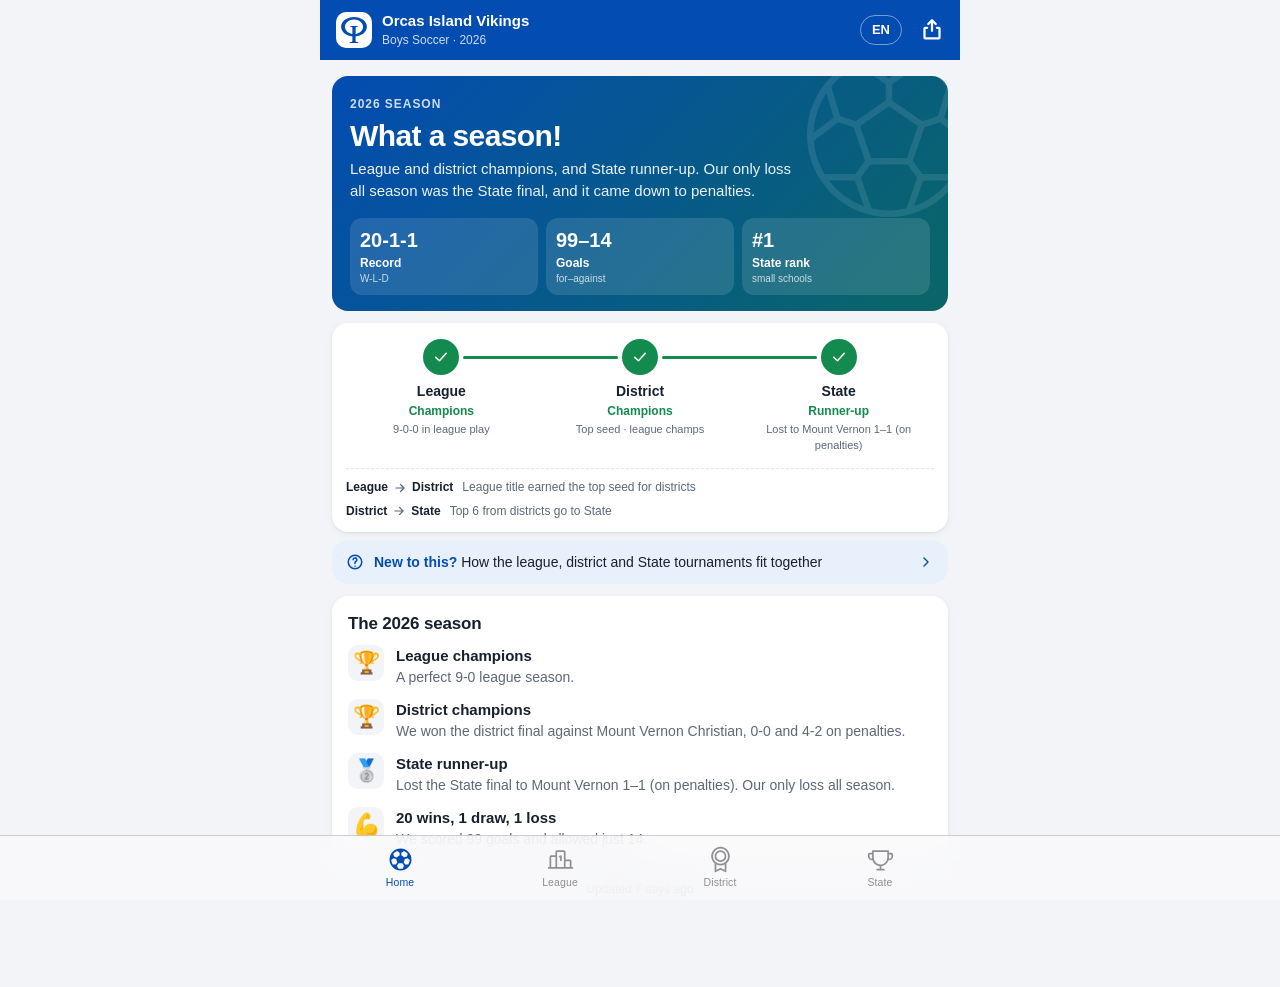
<file: index.html>
<!doctype html>
<html lang="en">
  <head>
    <meta charset="UTF-8" />
    <meta name="viewport" content="width=device-width, initial-scale=1, viewport-fit=cover" />
    <meta name="theme-color" content="#034CB2" />
    <meta name="description" content="Follow Orcas Island Vikings boys soccer through league, districts and State — explained for parents." />
    <link rel="manifest" href="/manifest.webmanifest" />
    <link rel="icon" href="/favicon.png" type="image/png" />
    <link rel="apple-touch-icon" href="/apple-touch-icon.png" />
    <meta name="apple-mobile-web-app-capable" content="yes" />
    <meta name="apple-mobile-web-app-title" content="Vikings" />
    <!-- Link previews when the app is shared (Messages, Facebook, WhatsApp…) -->
    <meta property="og:type" content="website" />
    <meta property="og:site_name" content="Vikings Soccer" />
    <meta property="og:title" content="Orcas Island Vikings Soccer" />
    <meta property="og:description" content="Follow the Vikings through the league, district and State tournaments. Free app, no app store." />
    <meta property="og:url" content="https://govikings.app/" />
    <meta property="og:image" content="https://govikings.app/og-image.png" />
    <meta property="og:image:width" content="1200" />
    <meta property="og:image:height" content="630" />
    <meta name="twitter:card" content="summary_large_image" />
    <title>Home · Vikings Soccer</title>
    <script>
      // Language before first paint (same rule as app/src/i18n.jsx detectLang): a Spanish
      // phone hides the English pre-render until the Spanish page is drawn.
      (function () {
        var l = null, n = navigator;
        try {
          var q = (location.search.match(/[?&]lang=(en|es)\b/) || [])[1];
          l = q || localStorage.getItem('vk_lang');
        } catch (e) {}
        if (l !== 'en' && l !== 'es') {
          var prefs = (n.languages && n.languages.length ? n.languages : [n.language || 'en']);
          l = 'en';
          for (var i = 0; i < prefs.length; i++) { var p = String(prefs[i]).slice(0, 2).toLowerCase(); if (p === 'en' || p === 'es') { l = p; break; } }
        }
        if (l === 'es') { document.documentElement.lang = 'es'; document.documentElement.classList.add('lang-es'); }
      })();
    </script>
    <script>
      // Phones/tablets must use the installed app. Decide before first paint so the
      // site never shows in a browser tab there. Bypass once with ?browser=1.
      (function () {
        var n = navigator, ua = n.userAgent || '';
        var mm = function (q) { return window.matchMedia && window.matchMedia(q).matches; };
        // Preview: ?install=safari or ?install=chrome shows the install screen on any device.
        if (/[?&]install=(safari18|safari27|safari|chrome)\b/.test(location.search)) { document.documentElement.classList.add('needs-install'); return; }
        if (n.standalone === true || mm('(display-mode: standalone)') || mm('(display-mode: fullscreen)') || mm('(display-mode: minimal-ui)')) return;
        if (!(/iPhone|iPad|iPod|Android/.test(ua) || (/Macintosh/.test(ua) && n.maxTouchPoints > 1))) return;
        if (/\/admin\/?$/.test(location.pathname)) return; // the admin dashboard is never gated
        try {
          if (/[?&]browser=1\b/.test(location.search)) localStorage.setItem('vikings-allow-browser', '1');
          if (localStorage.getItem('vikings-allow-browser') === '1') return;
        } catch (e) {}
        document.documentElement.classList.add('needs-install');
        // Android: keep the browser's install prompt for our own Install button.
        window.addEventListener('beforeinstallprompt', function (e) {
          e.preventDefault();
          window.__bip = e;
          window.dispatchEvent(new Event('vikings-bip'));
        });
      })();
    </script>
    <script type="module" crossorigin src="/assets/index-Bb_q2Ely.js"></script>
    <link rel="stylesheet" crossorigin href="/assets/index-lCNea5p6.css">
  </head>
  <body>
    <div id="root"><section class="install" aria-label="Install the Vikings app"><div class="landing"><button type="button" class="lang-toggle" aria-label="Cambiar a español">EN</button><div class="landing-main"><img class="landing-icon" src="/icon-192.png" alt=""/><h1>Vikings app</h1><p>Follow Orcas Island boys soccer through the league, district and State tournaments.</p><div class="landing-perks"><span>Free</span><span>Updates after every game</span></div></div><div class="landing-cta"><button class="landing-button" disabled="">Install app</button></div></div></section><div class="app"><header class="topbar"><div class="topbar-inner"><span class="crest"><svg class="monogram " viewBox="0 0 468 468" fill="currentColor" aria-hidden="true"><path fill-rule="evenodd" d="M234 1C105 1 2 80 2 177s103 176 232 176 232-79 232-176S363 1 234 1Zm0 44c-90 0-163 59-163 132s73 132 163 132 163-59 163-132S324 45 234 45Z"></path><path d="M165 160H303V176C280 176 264 180 263 196V432C264 448 280 452 310 452V466H158V452C188 452 204 448 205 432V196C204 180 188 176 165 176Z"></path></svg></span><div class="topbar-text"><div class="topbar-title">Orcas Island Vikings</div><div class="topbar-sub">Boys Soccer<!-- --> · <!-- -->2026</div></div><button type="button" class="lang-toggle" aria-label="Cambiar a español">EN</button><button type="button" class="share-btn" aria-label="Share the app"><svg xmlns="http://www.w3.org/2000/svg" width="24" height="24" fill="currentColor" viewBox="0 0 256 256"><path d="M220,112v96a20,20,0,0,1-20,20H56a20,20,0,0,1-20-20V112A20,20,0,0,1,56,92H76a12,12,0,0,1,0,24H60v88H196V116H180a12,12,0,0,1,0-24h20A20,20,0,0,1,220,112ZM96.49,72.49,116,53v83a12,12,0,0,0,24,0V53l19.51,19.52a12,12,0,1,0,17-17l-40-40a12,12,0,0,0-17,0l-40,40a12,12,0,1,0,17,17Z"></path></svg></button></div></header><main class="content"><!--$--><section class="hero tone-great"><svg xmlns="http://www.w3.org/2000/svg" width="1em" height="1em" fill="currentColor" viewBox="0 0 256 256" class="hero-ball" aria-hidden="true"><path d="M128,28A100,100,0,1,0,228,128,100.11,100.11,0,0,0,128,28Zm40.87,147.42-11.69-16.09,13.95-40.64,18.93-6.15,29.65,22.74a91.32,91.32,0,0,1-12.9,40.14Zm-81.74,0H49.19a91.32,91.32,0,0,1-12.9-40.14l29.65-22.74,18.93,6.15,13.95,40.64ZM51.69,76.66l8.87,29.92L36,125.39A91.41,91.41,0,0,1,51.69,76.66ZM106.13,156,92.77,117.08,128,92.85l35.23,24.23L149.87,156Zm89.31-49.42,8.87-29.92A91.41,91.41,0,0,1,220,125.39Zm2.87-37.84-10.72,36.19-19,6.16L132,85.9V66.1l32.68-22.46A92.44,92.44,0,0,1,198.31,68.74ZM155.54,40.21,128,59.15,100.46,40.21a92.18,92.18,0,0,1,55.08,0ZM91.32,43.64,124,66.1V85.9L87.36,111.09l-19-6.16L57.69,68.74A92.44,92.44,0,0,1,91.32,43.64ZM54.61,183.42H86.34l11.1,31.36A92.46,92.46,0,0,1,54.61,183.42Zm52.3,34.14-13.27-37.5L105.32,164h45.36l11.68,16.06-13.27,37.5a92.37,92.37,0,0,1-42.18,0Zm51.65-2.78,11.1-31.36h31.73A92.46,92.46,0,0,1,158.56,214.78Z"></path></svg><div class="hero-kicker">2026 season</div><h1 class="hero-title">What a season!</h1><p class="hero-sub">League and district champions, and State runner-up. Our only loss all season was the State final, and it came down to penalties.</p><div class="hero-stats"><div class="stat"><div class="stat-value">20-1-1</div><div class="stat-label">Record</div><div class="stat-sub">W-L-D</div></div><div class="stat"><div class="stat-value">99–14</div><div class="stat-label">Goals</div><div class="stat-sub">for–against</div></div><div class="stat"><div class="stat-value">#1</div><div class="stat-label">State rank</div><div class="stat-sub">small schools</div></div></div></section><section class="card journey" aria-label="Season progress"><div class="journey-track"><div class="journey-step-wrap"><button type="button" class="journey-step done good"><span class="journey-node"><svg class="icon " width="18" height="18" viewBox="0 0 24 24" fill="none" stroke="currentColor" stroke-width="2" stroke-linecap="round" stroke-linejoin="round" aria-hidden="true"><path d="M5 12.5 10 17 19 7"></path></svg></span><span class="journey-name">League</span><span class="journey-badge">Champions</span><span class="journey-detail">9-0-0 in league play</span></button><span class="journey-line lit"></span></div><div class="journey-step-wrap"><button type="button" class="journey-step done good"><span class="journey-node"><svg class="icon " width="18" height="18" viewBox="0 0 24 24" fill="none" stroke="currentColor" stroke-width="2" stroke-linecap="round" stroke-linejoin="round" aria-hidden="true"><path d="M5 12.5 10 17 19 7"></path></svg></span><span class="journey-name">District</span><span class="journey-badge">Champions</span><span class="journey-detail">Top seed · league champs</span></button><span class="journey-line lit"></span></div><div class="journey-step-wrap"><button type="button" class="journey-step done good"><span class="journey-node"><svg class="icon " width="18" height="18" viewBox="0 0 24 24" fill="none" stroke="currentColor" stroke-width="2" stroke-linecap="round" stroke-linejoin="round" aria-hidden="true"><path d="M5 12.5 10 17 19 7"></path></svg></span><span class="journey-name">State</span><span class="journey-badge">Runner-up</span><span class="journey-detail">Lost to Mount Vernon 1–1 (on penalties)</span></button></div></div><ol class="journey-links"><li><span class="journey-link-from">League</span><svg class="icon " width="14" height="14" viewBox="0 0 24 24" fill="none" stroke="currentColor" stroke-width="2" stroke-linecap="round" stroke-linejoin="round" aria-hidden="true"><path d="M5 12h14M13 6l6 6-6 6"></path></svg><span class="journey-link-to">District</span><span class="journey-link-text">League title earned the top seed for districts</span></li><li><span class="journey-link-from">District</span><svg class="icon " width="14" height="14" viewBox="0 0 24 24" fill="none" stroke="currentColor" stroke-width="2" stroke-linecap="round" stroke-linejoin="round" aria-hidden="true"><path d="M5 12h14M13 6l6 6-6 6"></path></svg><span class="journey-link-to">State</span><span class="journey-link-text">Top 6 from districts go to State</span></li></ol></section><a class="newbie" href="/guide/"><svg class="icon " width="18" height="18" viewBox="0 0 24 24" fill="none" stroke="currentColor" stroke-width="2" stroke-linecap="round" stroke-linejoin="round" aria-hidden="true"><path d="M12 21a9 9 0 1 0 0-18 9 9 0 0 0 0 18zM9.5 9a2.5 2.5 0 1 1 3.5 2.3c-.6.3-1 .9-1 1.6V14M12 17.5h.01"></path></svg><span><b>New to this?</b> <!-- -->How the league, district and State tournaments fit together</span><svg class="icon " width="16" height="16" viewBox="0 0 24 24" fill="none" stroke="currentColor" stroke-width="2" stroke-linecap="round" stroke-linejoin="round" aria-hidden="true"><path d="M9 6l6 6-6 6"></path></svg></a><section class="card"><h2 class="card-title">The 2026 season</h2><ul class="insights"><li class="insight"><span class="insight-icon" aria-hidden="true">🏆</span><div><div class="insight-title">League champions</div><div class="insight-text">A perfect 9-0 league season.</div></div></li><li class="insight"><span class="insight-icon" aria-hidden="true">🏆</span><div><div class="insight-title">District champions</div><div class="insight-text">We won the district final against Mount Vernon Christian, 0-0 and 4-2 on penalties.</div></div></li><li class="insight"><span class="insight-icon" aria-hidden="true">🥈</span><div><div class="insight-title">State runner-up</div><div class="insight-text">Lost the State final to Mount Vernon 1–1 (on penalties). Our only loss all season.</div></div></li><li class="insight"><span class="insight-icon" aria-hidden="true">💪</span><div><div class="insight-title">20 wins, 1 draw, 1 loss</div><div class="insight-text">We scored 99 goals and allowed just 14.</div></div></li></ul></section><p class="updated-foot"> </p><!--/$--></main><nav class="tabbar" aria-label="Sections"><a href="/" class="tab active" aria-current="page"><svg xmlns="http://www.w3.org/2000/svg" width="27" height="27" fill="currentColor" viewBox="0 0 256 256" class="tab-icon" aria-hidden="true"><path d="M128,24A104,104,0,1,0,232,128,104.11,104.11,0,0,0,128,24Zm8,39.38,24.79-17.05a88.41,88.41,0,0,1,36.18,27l-8,26.94c-.2,0-.41.1-.61.17l-22.82,7.41a7.59,7.59,0,0,0-1,.4L136,88.62c0-.2,0-.41,0-.62V64C136,63.79,136,63.58,136,63.38ZM95.24,46.33,120,63.38c0,.2,0,.41,0,.62V88c0,.21,0,.42,0,.62L91.44,108.29a7.59,7.59,0,0,0-1-.4l-22.82-7.41c-.2-.07-.41-.12-.61-.17l-8-26.94A88.41,88.41,0,0,1,95.24,46.33Zm-13,129.09H53.9a87.4,87.4,0,0,1-13.79-43.07l22-16.88a5.77,5.77,0,0,0,.58.22l22.83,7.42a7.83,7.83,0,0,0,.93.22l10.79,31.42c-.15.18-.3.36-.44.55L82.7,174.71A7.8,7.8,0,0,0,82.24,175.42ZM150.69,213a88.16,88.16,0,0,1-45.38,0L95.25,184.6c.13-.16.27-.31.39-.48l14.11-19.42a7.66,7.66,0,0,0,.46-.7h35.58a7.66,7.66,0,0,0,.46.7l14.11,19.42c.12.17.26.32.39.48Zm23.07-37.61a7.8,7.8,0,0,0-.46-.71L159.19,155.3c-.14-.19-.29-.37-.44-.55l10.79-31.42a7.83,7.83,0,0,0,.93-.22l22.83-7.42a5.77,5.77,0,0,0,.58-.22l22,16.88a87.4,87.4,0,0,1-13.79,43.07Z"></path></svg><span>Home</span></a><a href="/league/" class="tab"><svg xmlns="http://www.w3.org/2000/svg" width="27" height="27" fill="currentColor" viewBox="0 0 256 256" class="tab-icon" aria-hidden="true"><path d="M112.41,102.53a8,8,0,0,1,5.06-10.12l12-4A8,8,0,0,1,140,96v40a8,8,0,0,1-16,0V107.1l-1.47.49A8,8,0,0,1,112.41,102.53ZM248,208a8,8,0,0,1-8,8H16a8,8,0,0,1,0-16h8V104A16,16,0,0,1,40,88H80V56A16,16,0,0,1,96,40h64a16,16,0,0,1,16,16v72h40a16,16,0,0,1,16,16v56h8A8,8,0,0,1,248,208Zm-72-64v56h40V144ZM96,200h64V56H96Zm-56,0H80V104H40Z"></path></svg><span>League</span></a><a href="/district/" class="tab"><svg xmlns="http://www.w3.org/2000/svg" width="27" height="27" fill="currentColor" viewBox="0 0 256 256" class="tab-icon" aria-hidden="true"><path d="M216,96A88,88,0,1,0,72,163.83V240a8,8,0,0,0,11.58,7.16L128,225l44.43,22.21A8.07,8.07,0,0,0,176,248a8,8,0,0,0,8-8V163.83A87.85,87.85,0,0,0,216,96ZM56,96a72,72,0,1,1,72,72A72.08,72.08,0,0,1,56,96ZM168,227.06l-36.43-18.21a8,8,0,0,0-7.16,0L88,227.06V174.37a87.89,87.89,0,0,0,80,0ZM128,152A56,56,0,1,0,72,96,56.06,56.06,0,0,0,128,152Zm0-96A40,40,0,1,1,88,96,40,40,0,0,1,128,56Z"></path></svg><span>District</span></a><a href="/state/" class="tab"><svg xmlns="http://www.w3.org/2000/svg" width="27" height="27" fill="currentColor" viewBox="0 0 256 256" class="tab-icon" aria-hidden="true"><path d="M232,64H208V48a8,8,0,0,0-8-8H56a8,8,0,0,0-8,8V64H24A16,16,0,0,0,8,80V96a40,40,0,0,0,40,40h3.65A80.13,80.13,0,0,0,120,191.61V216H96a8,8,0,0,0,0,16h64a8,8,0,0,0,0-16H136V191.58c31.94-3.23,58.44-25.64,68.08-55.58H208a40,40,0,0,0,40-40V80A16,16,0,0,0,232,64ZM48,120A24,24,0,0,1,24,96V80H48v32q0,4,.39,8Zm144-8.9c0,35.52-29,64.64-64,64.9a64,64,0,0,1-64-64V56H192ZM232,96a24,24,0,0,1-24,24h-.5a81.81,81.81,0,0,0,.5-8.9V80h24Z"></path></svg><span>State</span></a></nav></div></div>
  </body>
</html>
</file>
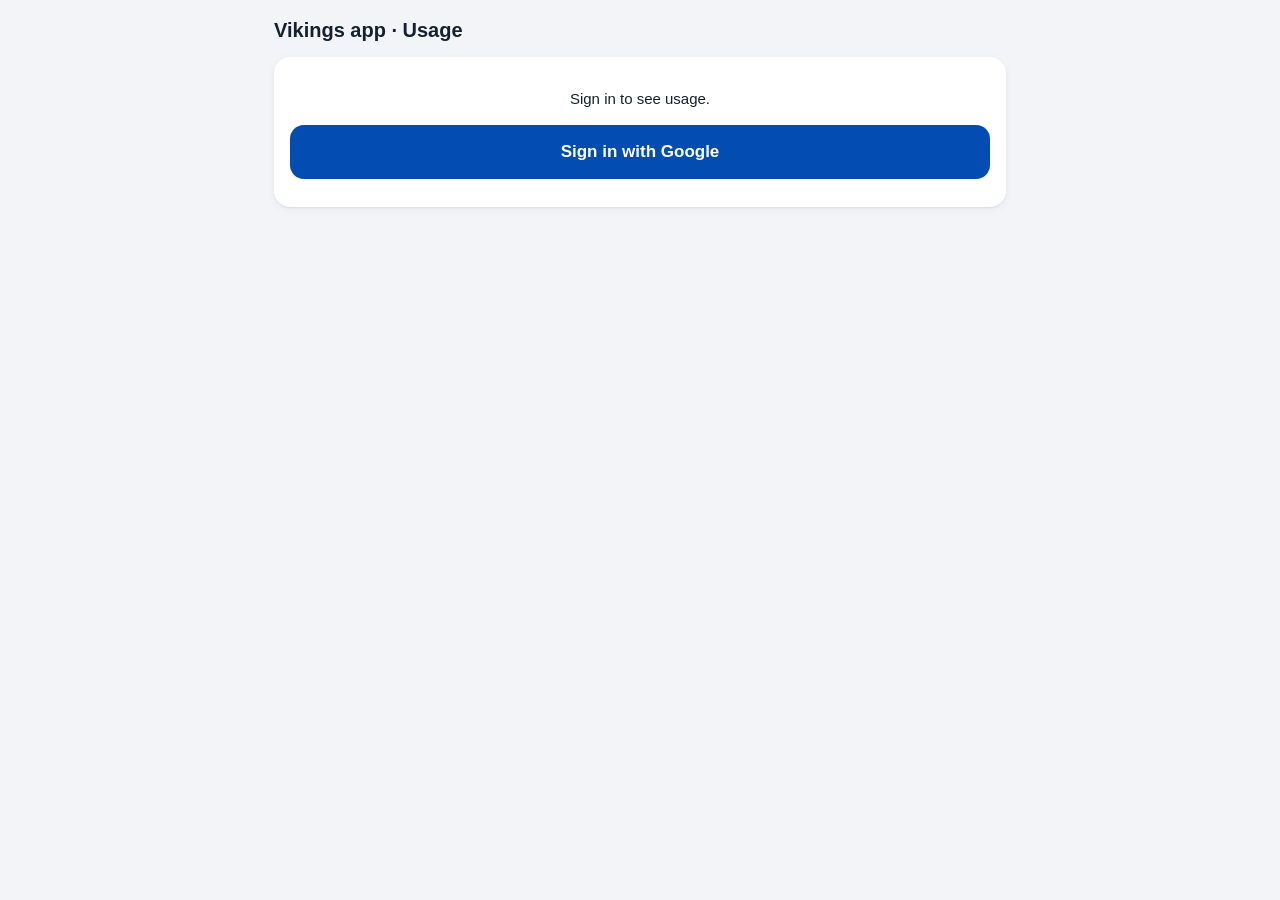
<file: admin/index.html>
<!doctype html>
<html lang="en">
  <head>
    <meta charset="UTF-8" />
    <meta name="viewport" content="width=device-width, initial-scale=1, viewport-fit=cover" />
    <meta name="theme-color" content="#034CB2" />
    <meta name="description" content="Follow Orcas Island Vikings boys soccer through league, districts and State — explained for parents." />
    <link rel="manifest" href="/manifest.webmanifest" />
    <link rel="icon" href="/favicon.png" type="image/png" />
    <link rel="apple-touch-icon" href="/apple-touch-icon.png" />
    <meta name="apple-mobile-web-app-capable" content="yes" />
    <meta name="apple-mobile-web-app-title" content="Vikings" />
    <!-- Link previews when the app is shared (Messages, Facebook, WhatsApp…) -->
    <meta property="og:type" content="website" />
    <meta property="og:site_name" content="Vikings Soccer" />
    <meta property="og:title" content="Orcas Island Vikings Soccer" />
    <meta property="og:description" content="Follow the Vikings through the league, district and State tournaments. Free app, no app store." />
    <meta property="og:url" content="https://govikings.app/" />
    <meta property="og:image" content="https://govikings.app/og-image.png" />
    <meta property="og:image:width" content="1200" />
    <meta property="og:image:height" content="630" />
    <meta name="twitter:card" content="summary_large_image" />
    <title>Admin · Vikings Soccer</title>
    <script>
      // Language before first paint (same rule as app/src/i18n.jsx detectLang): a Spanish
      // phone hides the English pre-render until the Spanish page is drawn.
      (function () {
        var l = null, n = navigator;
        try {
          var q = (location.search.match(/[?&]lang=(en|es)\b/) || [])[1];
          l = q || localStorage.getItem('vk_lang');
        } catch (e) {}
        if (l !== 'en' && l !== 'es') {
          var prefs = (n.languages && n.languages.length ? n.languages : [n.language || 'en']);
          l = 'en';
          for (var i = 0; i < prefs.length; i++) { var p = String(prefs[i]).slice(0, 2).toLowerCase(); if (p === 'en' || p === 'es') { l = p; break; } }
        }
        if (l === 'es') { document.documentElement.lang = 'es'; document.documentElement.classList.add('lang-es'); }
      })();
    </script>
    <script>
      // Phones/tablets must use the installed app. Decide before first paint so the
      // site never shows in a browser tab there. Bypass once with ?browser=1.
      (function () {
        var n = navigator, ua = n.userAgent || '';
        var mm = function (q) { return window.matchMedia && window.matchMedia(q).matches; };
        // Preview: ?install=safari or ?install=chrome shows the install screen on any device.
        if (/[?&]install=(safari18|safari27|safari|chrome)\b/.test(location.search)) { document.documentElement.classList.add('needs-install'); return; }
        if (n.standalone === true || mm('(display-mode: standalone)') || mm('(display-mode: fullscreen)') || mm('(display-mode: minimal-ui)')) return;
        if (!(/iPhone|iPad|iPod|Android/.test(ua) || (/Macintosh/.test(ua) && n.maxTouchPoints > 1))) return;
        if (/\/admin\/?$/.test(location.pathname)) return; // the admin dashboard is never gated
        try {
          if (/[?&]browser=1\b/.test(location.search)) localStorage.setItem('vikings-allow-browser', '1');
          if (localStorage.getItem('vikings-allow-browser') === '1') return;
        } catch (e) {}
        document.documentElement.classList.add('needs-install');
        // Android: keep the browser's install prompt for our own Install button.
        window.addEventListener('beforeinstallprompt', function (e) {
          e.preventDefault();
          window.__bip = e;
          window.dispatchEvent(new Event('vikings-bip'));
        });
      })();
    </script>
    <script type="module" crossorigin src="/assets/index-Bb_q2Ely.js"></script>
    <link rel="stylesheet" crossorigin href="/assets/index-lCNea5p6.css">
  </head>
  <body>
    <div id="root"><!--$!--><template data-msg="The server did not finish this Suspense boundary: The server used &quot;renderToString&quot; which does not support Suspense. If you intended for this Suspense boundary to render the fallback content on the server consider throwing an Error somewhere within the Suspense boundary. If you intended to have the server wait for the suspended component please switch to &quot;renderToPipeableStream&quot; which supports Suspense on the server" data-stck="
    at Suspense
    at App (file:///home/ec2-user/vikings-cron/repo/app/dist-ssr/entry-server.js:14668:16)"></template><div class="admin"></div><!--/$--></div>
  </body>
</html>
</file>
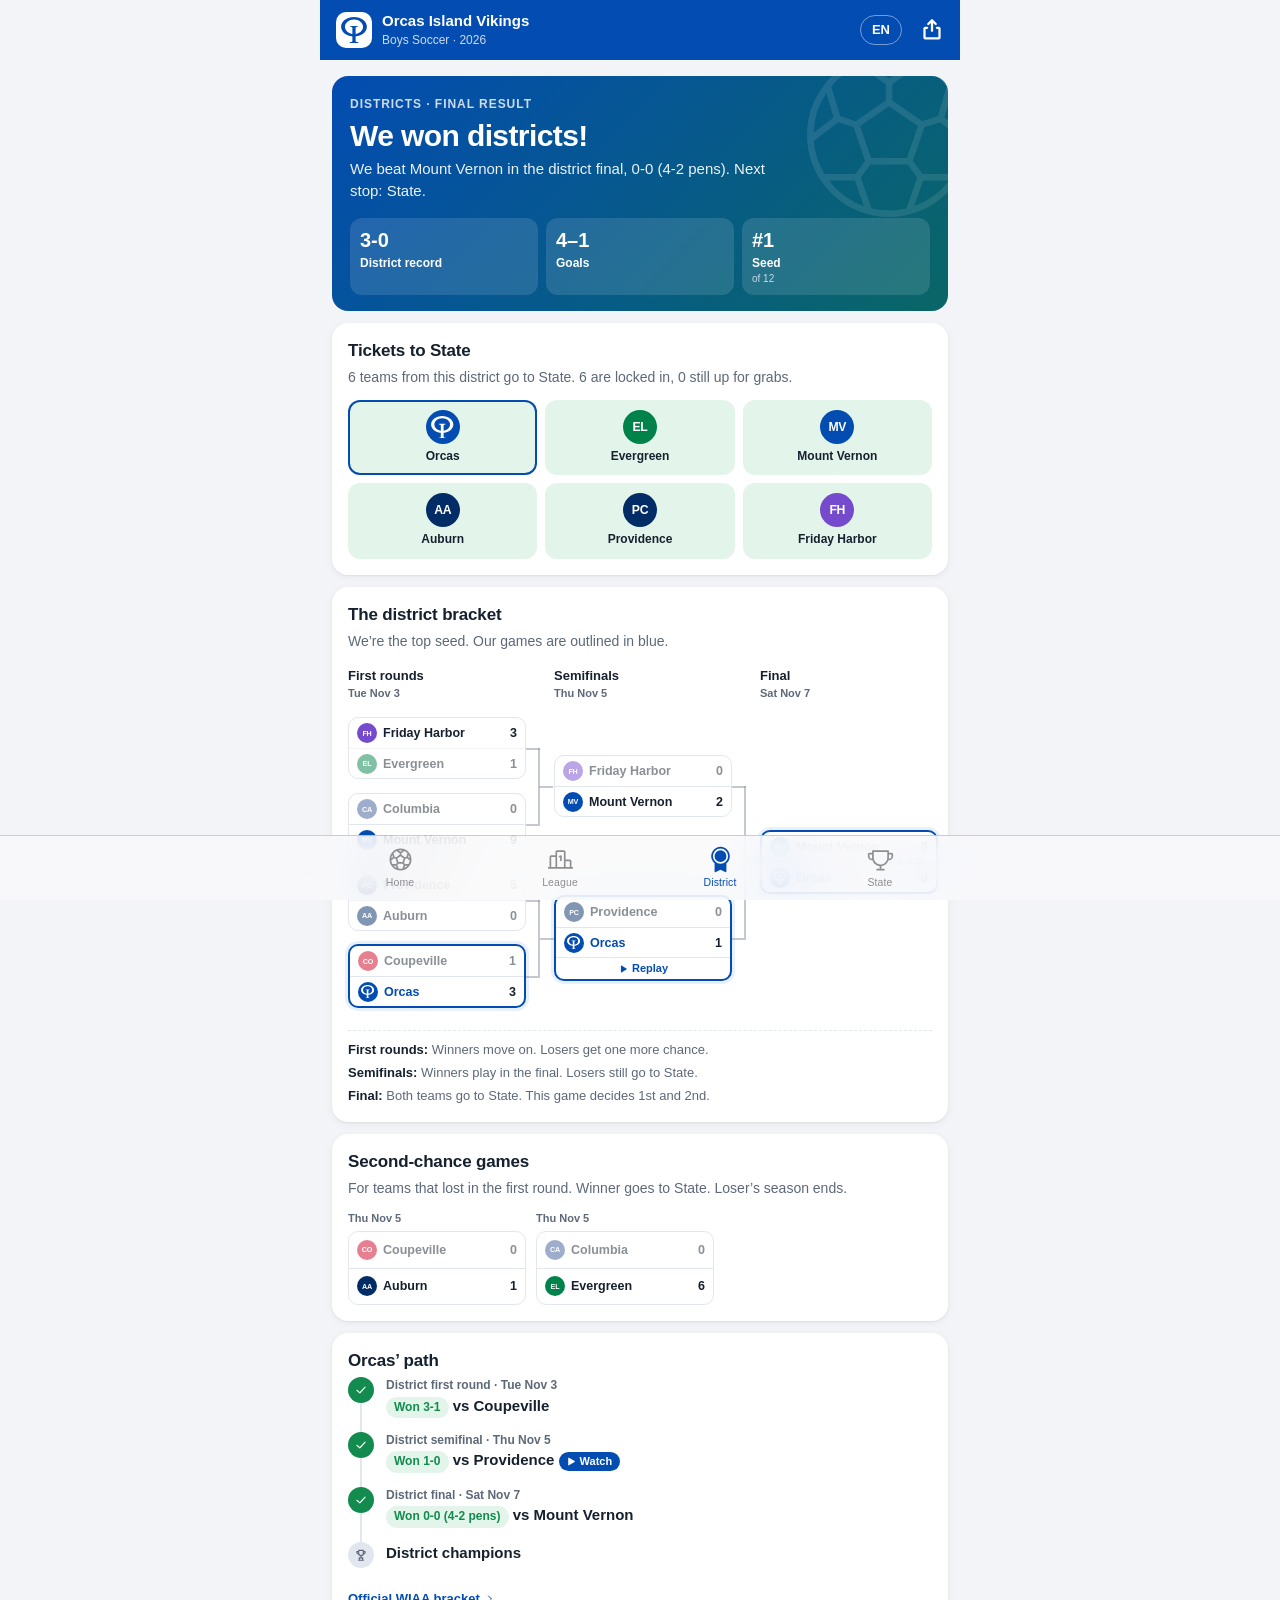
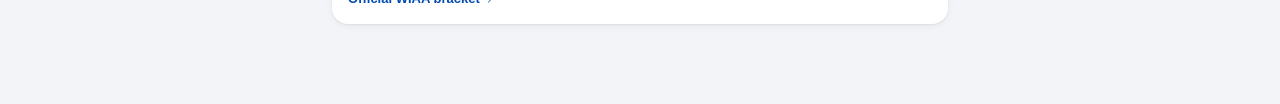
<file: district/index.html>
<!doctype html>
<html lang="en">
  <head>
    <meta charset="UTF-8" />
    <meta name="viewport" content="width=device-width, initial-scale=1, viewport-fit=cover" />
    <meta name="theme-color" content="#034CB2" />
    <meta name="description" content="Follow Orcas Island Vikings boys soccer through league, districts and State — explained for parents." />
    <link rel="manifest" href="/manifest.webmanifest" />
    <link rel="icon" href="/favicon.png" type="image/png" />
    <link rel="apple-touch-icon" href="/apple-touch-icon.png" />
    <meta name="apple-mobile-web-app-capable" content="yes" />
    <meta name="apple-mobile-web-app-title" content="Vikings" />
    <!-- Link previews when the app is shared (Messages, Facebook, WhatsApp…) -->
    <meta property="og:type" content="website" />
    <meta property="og:site_name" content="Vikings Soccer" />
    <meta property="og:title" content="Orcas Island Vikings Soccer" />
    <meta property="og:description" content="Follow the Vikings through the league, district and State tournaments. Free app, no app store." />
    <meta property="og:url" content="https://govikings.app/" />
    <meta property="og:image" content="https://govikings.app/og-image.png" />
    <meta property="og:image:width" content="1200" />
    <meta property="og:image:height" content="630" />
    <meta name="twitter:card" content="summary_large_image" />
    <title>District tournament · Vikings Soccer</title>
    <script>
      // Language before first paint (same rule as app/src/i18n.jsx detectLang): a Spanish
      // phone hides the English pre-render until the Spanish page is drawn.
      (function () {
        var l = null, n = navigator;
        try {
          var q = (location.search.match(/[?&]lang=(en|es)\b/) || [])[1];
          l = q || localStorage.getItem('vk_lang');
        } catch (e) {}
        if (l !== 'en' && l !== 'es') {
          var prefs = (n.languages && n.languages.length ? n.languages : [n.language || 'en']);
          l = 'en';
          for (var i = 0; i < prefs.length; i++) { var p = String(prefs[i]).slice(0, 2).toLowerCase(); if (p === 'en' || p === 'es') { l = p; break; } }
        }
        if (l === 'es') { document.documentElement.lang = 'es'; document.documentElement.classList.add('lang-es'); }
      })();
    </script>
    <script>
      // Phones/tablets must use the installed app. Decide before first paint so the
      // site never shows in a browser tab there. Bypass once with ?browser=1.
      (function () {
        var n = navigator, ua = n.userAgent || '';
        var mm = function (q) { return window.matchMedia && window.matchMedia(q).matches; };
        // Preview: ?install=safari or ?install=chrome shows the install screen on any device.
        if (/[?&]install=(safari18|safari27|safari|chrome)\b/.test(location.search)) { document.documentElement.classList.add('needs-install'); return; }
        if (n.standalone === true || mm('(display-mode: standalone)') || mm('(display-mode: fullscreen)') || mm('(display-mode: minimal-ui)')) return;
        if (!(/iPhone|iPad|iPod|Android/.test(ua) || (/Macintosh/.test(ua) && n.maxTouchPoints > 1))) return;
        if (/\/admin\/?$/.test(location.pathname)) return; // the admin dashboard is never gated
        try {
          if (/[?&]browser=1\b/.test(location.search)) localStorage.setItem('vikings-allow-browser', '1');
          if (localStorage.getItem('vikings-allow-browser') === '1') return;
        } catch (e) {}
        document.documentElement.classList.add('needs-install');
        // Android: keep the browser's install prompt for our own Install button.
        window.addEventListener('beforeinstallprompt', function (e) {
          e.preventDefault();
          window.__bip = e;
          window.dispatchEvent(new Event('vikings-bip'));
        });
      })();
    </script>
    <script type="module" crossorigin src="/assets/index-Bb_q2Ely.js"></script>
    <link rel="stylesheet" crossorigin href="/assets/index-lCNea5p6.css">
  </head>
  <body>
    <div id="root"><section class="install" aria-label="Install the Vikings app"><div class="landing"><button type="button" class="lang-toggle" aria-label="Cambiar a español">EN</button><div class="landing-main"><img class="landing-icon" src="/icon-192.png" alt=""/><h1>Vikings app</h1><p>Follow Orcas Island boys soccer through the league, district and State tournaments.</p><div class="landing-perks"><span>Free</span><span>Updates after every game</span></div></div><div class="landing-cta"><button class="landing-button" disabled="">Install app</button></div></div></section><div class="app"><header class="topbar"><div class="topbar-inner"><span class="crest"><svg class="monogram " viewBox="0 0 468 468" fill="currentColor" aria-hidden="true"><path fill-rule="evenodd" d="M234 1C105 1 2 80 2 177s103 176 232 176 232-79 232-176S363 1 234 1Zm0 44c-90 0-163 59-163 132s73 132 163 132 163-59 163-132S324 45 234 45Z"></path><path d="M165 160H303V176C280 176 264 180 263 196V432C264 448 280 452 310 452V466H158V452C188 452 204 448 205 432V196C204 180 188 176 165 176Z"></path></svg></span><div class="topbar-text"><div class="topbar-title">Orcas Island Vikings</div><div class="topbar-sub">Boys Soccer<!-- --> · <!-- -->2026</div></div><button type="button" class="lang-toggle" aria-label="Cambiar a español">EN</button><button type="button" class="share-btn" aria-label="Share the app"><svg xmlns="http://www.w3.org/2000/svg" width="24" height="24" fill="currentColor" viewBox="0 0 256 256"><path d="M220,112v96a20,20,0,0,1-20,20H56a20,20,0,0,1-20-20V112A20,20,0,0,1,56,92H76a12,12,0,0,1,0,24H60v88H196V116H180a12,12,0,0,1,0-24h20A20,20,0,0,1,220,112ZM96.49,72.49,116,53v83a12,12,0,0,0,24,0V53l19.51,19.52a12,12,0,1,0,17-17l-40-40a12,12,0,0,0-17,0l-40,40a12,12,0,1,0,17,17Z"></path></svg></button></div></header><main class="content"><!--$--><section class="hero tone-great"><svg xmlns="http://www.w3.org/2000/svg" width="1em" height="1em" fill="currentColor" viewBox="0 0 256 256" class="hero-ball" aria-hidden="true"><path d="M128,28A100,100,0,1,0,228,128,100.11,100.11,0,0,0,128,28Zm40.87,147.42-11.69-16.09,13.95-40.64,18.93-6.15,29.65,22.74a91.32,91.32,0,0,1-12.9,40.14Zm-81.74,0H49.19a91.32,91.32,0,0,1-12.9-40.14l29.65-22.74,18.93,6.15,13.95,40.64ZM51.69,76.66l8.87,29.92L36,125.39A91.41,91.41,0,0,1,51.69,76.66ZM106.13,156,92.77,117.08,128,92.85l35.23,24.23L149.87,156Zm89.31-49.42,8.87-29.92A91.41,91.41,0,0,1,220,125.39Zm2.87-37.84-10.72,36.19-19,6.16L132,85.9V66.1l32.68-22.46A92.44,92.44,0,0,1,198.31,68.74ZM155.54,40.21,128,59.15,100.46,40.21a92.18,92.18,0,0,1,55.08,0ZM91.32,43.64,124,66.1V85.9L87.36,111.09l-19-6.16L57.69,68.74A92.44,92.44,0,0,1,91.32,43.64ZM54.61,183.42H86.34l11.1,31.36A92.46,92.46,0,0,1,54.61,183.42Zm52.3,34.14-13.27-37.5L105.32,164h45.36l11.68,16.06-13.27,37.5a92.37,92.37,0,0,1-42.18,0Zm51.65-2.78,11.1-31.36h31.73A92.46,92.46,0,0,1,158.56,214.78Z"></path></svg><div class="hero-kicker">Districts · Final result</div><h1 class="hero-title">We won districts!</h1><p class="hero-sub">We beat Mount Vernon in the district final, 0-0 (4-2 pens). Next stop: State.</p><div class="hero-stats"><div class="stat"><div class="stat-value">3-0</div><div class="stat-label">District record</div><div class="stat-sub"></div></div><div class="stat"><div class="stat-value">4–1</div><div class="stat-label">Goals</div><div class="stat-sub"></div></div><div class="stat"><div class="stat-value">#1</div><div class="stat-label">Seed</div><div class="stat-sub">of 12</div></div></div></section><section class="card"><h2 class="card-title">Tickets to State</h2><p class="card-lead">6 teams from this district go to State. 6 are locked in, 0 still up for grabs.</p><div class="spots"><div class="spot filled us"><span class="badge us mono" style="width:34px;height:34px" aria-hidden="true"><svg class="monogram " viewBox="0 0 468 468" fill="currentColor" aria-hidden="true"><path fill-rule="evenodd" d="M234 1C105 1 2 80 2 177s103 176 232 176 232-79 232-176S363 1 234 1Zm0 44c-90 0-163 59-163 132s73 132 163 132 163-59 163-132S324 45 234 45Z"></path><path d="M165 160H303V176C280 176 264 180 263 196V432C264 448 280 452 310 452V466H158V452C188 452 204 448 205 432V196C204 180 188 176 165 176Z"></path></svg></span><span>Orcas</span></div><div class="spot filled" role="button" tabindex="0" data-tap=""><span class="badge" style="background:#00824B;width:34px;height:34px;font-size:12.24px" aria-hidden="true">EL</span><span>Evergreen</span></div><div class="spot filled" role="button" tabindex="0" data-tap=""><span class="badge" style="background:#034CB2;width:34px;height:34px;font-size:12.24px" aria-hidden="true">MV</span><span>Mount Vernon</span></div><div class="spot filled" role="button" tabindex="0" data-tap=""><span class="badge" style="background:#022C66;width:34px;height:34px;font-size:12.24px" aria-hidden="true">AA</span><span>Auburn</span></div><div class="spot filled" role="button" tabindex="0" data-tap=""><span class="badge" style="background:#022C66;width:34px;height:34px;font-size:12.24px" aria-hidden="true">PC</span><span>Providence</span></div><div class="spot filled" role="button" tabindex="0" data-tap=""><span class="badge" style="background:#754ACC;width:34px;height:34px;font-size:12.24px" aria-hidden="true">FH</span><span>Friday Harbor</span></div></div></section><section class="card bleed"><h2 class="card-title">The district bracket</h2><p class="card-lead pad">We’re the top seed. Our games are outlined in blue.</p><div class="tree-scroll"><div class="btree"><div class="bcol first"><div class="bcol-head"><div class="bcol-title">First rounds</div><div class="bcol-date">Tue Nov 3</div></div><div class="bcol-games"><div class="bslot"><div class="match" role="button" tabindex="0" data-tap=""><div class="mrow won"><span class="badge" style="background:#754ACC;width:20px;height:20px;font-size:7.199999999999999px" aria-hidden="true">FH</span><span class="mname">Friday Harbor</span><span class="mscore">3</span></div><div class="mrow lost"><span class="badge" style="background:#00824B;width:20px;height:20px;font-size:7.199999999999999px" aria-hidden="true">EL</span><span class="mname">Evergreen</span><span class="mscore">1</span></div></div></div><div class="bslot"><div class="match" role="button" tabindex="0" data-tap=""><div class="mrow lost"><span class="badge" style="background:#3D5A99;width:20px;height:20px;font-size:7.199999999999999px" aria-hidden="true">CA</span><span class="mname">Columbia</span><span class="mscore">0</span></div><div class="mrow won"><span class="badge" style="background:#034CB2;width:20px;height:20px;font-size:7.199999999999999px" aria-hidden="true">MV</span><span class="mname">Mount Vernon</span><span class="mscore">9</span></div></div></div><div class="bslot"><div class="match" role="button" tabindex="0" data-tap=""><div class="mrow won"><span class="badge" style="background:#022C66;width:20px;height:20px;font-size:7.199999999999999px" aria-hidden="true">PC</span><span class="mname">Providence</span><span class="mscore">5</span></div><div class="mrow lost"><span class="badge" style="background:#022C66;width:20px;height:20px;font-size:7.199999999999999px" aria-hidden="true">AA</span><span class="mname">Auburn</span><span class="mscore">0</span></div></div></div><div class="bslot"><div class="match ours" role="button" tabindex="0" data-tap=""><div class="mrow lost"><span class="badge" style="background:#CC0022;width:20px;height:20px;font-size:7.199999999999999px" aria-hidden="true">CO</span><span class="mname">Coupeville</span><span class="mscore">1</span></div><div class="mrow won us"><span class="badge us mono" style="width:20px;height:20px" aria-hidden="true"><svg class="monogram " viewBox="0 0 468 468" fill="currentColor" aria-hidden="true"><path fill-rule="evenodd" d="M234 1C105 1 2 80 2 177s103 176 232 176 232-79 232-176S363 1 234 1Zm0 44c-90 0-163 59-163 132s73 132 163 132 163-59 163-132S324 45 234 45Z"></path><path d="M165 160H303V176C280 176 264 180 263 196V432C264 448 280 452 310 452V466H158V452C188 452 204 448 205 432V196C204 180 188 176 165 176Z"></path></svg></span><span class="mname">Orcas</span><span class="mscore">3</span></div></div></div></div></div><div class="bcol"><div class="bcol-head"><div class="bcol-title">Semifinals</div><div class="bcol-date">Thu Nov 5</div></div><div class="bcol-games"><div class="bslot"><div class="match" role="button" tabindex="0" data-tap=""><div class="mrow lost"><span class="badge" style="background:#754ACC;width:20px;height:20px;font-size:7.199999999999999px" aria-hidden="true">FH</span><span class="mname">Friday Harbor</span><span class="mscore">0</span></div><div class="mrow won"><span class="badge" style="background:#034CB2;width:20px;height:20px;font-size:7.199999999999999px" aria-hidden="true">MV</span><span class="mname">Mount Vernon</span><span class="mscore">2</span></div></div></div><div class="bslot"><div class="match ours" role="button" tabindex="0" data-tap=""><div class="mrow lost"><span class="badge" style="background:#022C66;width:20px;height:20px;font-size:7.199999999999999px" aria-hidden="true">PC</span><span class="mname">Providence</span><span class="mscore">0</span></div><div class="mrow won us"><span class="badge us mono" style="width:20px;height:20px" aria-hidden="true"><svg class="monogram " viewBox="0 0 468 468" fill="currentColor" aria-hidden="true"><path fill-rule="evenodd" d="M234 1C105 1 2 80 2 177s103 176 232 176 232-79 232-176S363 1 234 1Zm0 44c-90 0-163 59-163 132s73 132 163 132 163-59 163-132S324 45 234 45Z"></path><path d="M165 160H303V176C280 176 264 180 263 196V432C264 448 280 452 310 452V466H158V452C188 452 204 448 205 432V196C204 180 188 176 165 176Z"></path></svg></span><span class="mname">Orcas</span><span class="mscore">1</span></div><div class="watch-strip"><svg class="icon" width="10" height="10" viewBox="0 0 24 24" aria-hidden="true"><path d="M7 4.5v15a1 1 0 0 0 1.5.87l12.5-7.5a1 1 0 0 0 0-1.74L8.5 3.63A1 1 0 0 0 7 4.5z" fill="currentColor"></path></svg><span>Replay</span></div></div></div></div></div><div class="bcol last"><div class="bcol-head"><div class="bcol-title">Final</div><div class="bcol-date">Sat Nov 7</div></div><div class="bcol-games"><div class="bslot"><div class="match ours" role="button" tabindex="0" data-tap=""><div class="mrow lost"><span class="badge" style="background:#034CB2;width:20px;height:20px;font-size:7.199999999999999px" aria-hidden="true">MV</span><span class="mname">Mount Vernon</span><span class="mscore">0</span></div><div class="mrow won us"><span class="badge us mono" style="width:20px;height:20px" aria-hidden="true"><svg class="monogram " viewBox="0 0 468 468" fill="currentColor" aria-hidden="true"><path fill-rule="evenodd" d="M234 1C105 1 2 80 2 177s103 176 232 176 232-79 232-176S363 1 234 1Zm0 44c-90 0-163 59-163 132s73 132 163 132 163-59 163-132S324 45 234 45Z"></path><path d="M165 160H303V176C280 176 264 180 263 196V432C264 448 280 452 310 452V466H158V452C188 452 204 448 205 432V196C204 180 188 176 165 176Z"></path></svg></span><span class="mname">Orcas</span><span class="mscore">0</span></div><span class="mvs pk">PK 4-2</span></div></div></div></div></div></div><ul class="col-notes"><li><b>First rounds<!-- -->:</b> <!-- -->Winners move on. Losers get one more chance.</li><li><b>Semifinals<!-- -->:</b> <!-- -->Winners play in the final. Losers still go to State.</li><li><b>Final<!-- -->:</b> <!-- -->Both teams go to State. This game decides 1st and 2nd.</li></ul></section><section class="card"><h2 class="card-title">Second-chance games</h2><p class="card-lead">For teams that lost in the first round.<!-- --> <!-- -->Winner goes to State. Loser’s season ends.</p><div class="second-chance"><div><div class="sc-date">Thu Nov 5</div><div class="match" role="button" tabindex="0" data-tap=""><div class="mrow lost"><span class="badge" style="background:#CC0022;width:20px;height:20px;font-size:7.199999999999999px" aria-hidden="true">CO</span><span class="mname">Coupeville</span><span class="mscore">0</span></div><div class="mrow won"><span class="badge" style="background:#022C66;width:20px;height:20px;font-size:7.199999999999999px" aria-hidden="true">AA</span><span class="mname">Auburn</span><span class="mscore">1</span></div></div></div><div><div class="sc-date">Thu Nov 5</div><div class="match" role="button" tabindex="0" data-tap=""><div class="mrow lost"><span class="badge" style="background:#3D5A99;width:20px;height:20px;font-size:7.199999999999999px" aria-hidden="true">CA</span><span class="mname">Columbia</span><span class="mscore">0</span></div><div class="mrow won"><span class="badge" style="background:#00824B;width:20px;height:20px;font-size:7.199999999999999px" aria-hidden="true">EL</span><span class="mname">Evergreen</span><span class="mscore">6</span></div></div></div></div></section><section class="card"><h2 class="card-title">Orcas’ path</h2><ol class="path"><li class="path-step done W" role="button" tabindex="0" data-tap=""><span class="path-dot"><svg class="icon " width="14" height="14" viewBox="0 0 24 24" fill="none" stroke="currentColor" stroke-width="2" stroke-linecap="round" stroke-linejoin="round" aria-hidden="true"><path d="M5 12.5 10 17 19 7"></path></svg></span><div class="path-body"><div class="path-label">District first round<!-- --> · <!-- -->Tue<!-- --> <!-- -->Nov 3</div><div class="path-main"><span class="score-pill W">Won<!-- --> <!-- -->3<!-- -->-<!-- -->1</span> <!-- -->vs<!-- --> <!-- -->Coupeville<!-- --> </div></div></li><li class="path-step done W" role="button" tabindex="0" data-tap=""><span class="path-dot"><svg class="icon " width="14" height="14" viewBox="0 0 24 24" fill="none" stroke="currentColor" stroke-width="2" stroke-linecap="round" stroke-linejoin="round" aria-hidden="true"><path d="M5 12.5 10 17 19 7"></path></svg></span><div class="path-body"><div class="path-label">District semifinal<!-- --> · <!-- -->Thu<!-- --> <!-- -->Nov 5</div><div class="path-main"><span class="score-pill W">Won<!-- --> <!-- -->1<!-- -->-<!-- -->0</span> <!-- -->vs<!-- --> <!-- -->Providence<!-- --> <a class="watch compact" href="https://www.nfhsnetwork.com/events/twin-city-sports-network/gam74e3da4e16" target="_blank" rel="noopener noreferrer" aria-label="Watch replay on NFHS Network"><svg class="icon" width="11" height="11" viewBox="0 0 24 24" aria-hidden="true"><path d="M7 4.5v15a1 1 0 0 0 1.5.87l12.5-7.5a1 1 0 0 0 0-1.74L8.5 3.63A1 1 0 0 0 7 4.5z" fill="currentColor"></path></svg><span>Watch</span></a></div></div></li><li class="path-step done W" role="button" tabindex="0" data-tap=""><span class="path-dot"><svg class="icon " width="14" height="14" viewBox="0 0 24 24" fill="none" stroke="currentColor" stroke-width="2" stroke-linecap="round" stroke-linejoin="round" aria-hidden="true"><path d="M5 12.5 10 17 19 7"></path></svg></span><div class="path-body"><div class="path-label">District final<!-- --> · <!-- -->Sat<!-- --> <!-- -->Nov 7</div><div class="path-main"><span class="score-pill W">Won<!-- --> <!-- -->0<!-- -->-<!-- -->0<!-- --> (4-2 pens)</span> <!-- -->vs<!-- --> <!-- -->Mount Vernon<!-- --> </div></div></li><li class="path-step done"><span class="path-dot"><svg class="icon " width="14" height="14" viewBox="0 0 24 24" fill="none" stroke="currentColor" stroke-width="2" stroke-linecap="round" stroke-linejoin="round" aria-hidden="true"><path d="M8 4h8v5a4 4 0 0 1-8 0zM8 6H5a3 3 0 0 0 3 4M16 6h3a3 3 0 0 1-3 4M12 13v4M8 21h8M9 17h6v4H9z"></path></svg></span><div class="path-body"><div class="path-main">District champions</div></div></li></ol><a class="source-link" href="https://www.wpanetwork.com/wiaa/brackets/tournament.php?act=view&amp;tournament_id=5242" target="_blank" rel="noreferrer">Official WIAA bracket<!-- --> <svg class="icon " width="12" height="12" viewBox="0 0 24 24" fill="none" stroke="currentColor" stroke-width="2" stroke-linecap="round" stroke-linejoin="round" aria-hidden="true"><path d="M9 6l6 6-6 6"></path></svg></a></section><!--/$--></main><nav class="tabbar" aria-label="Sections"><a href="/" class="tab"><svg xmlns="http://www.w3.org/2000/svg" width="27" height="27" fill="currentColor" viewBox="0 0 256 256" class="tab-icon" aria-hidden="true"><path d="M128,24A104,104,0,1,0,232,128,104.11,104.11,0,0,0,128,24Zm76.52,147.42H170.9l-9.26-12.76,12.63-36.78,15-4.89,26.24,20.13A87.38,87.38,0,0,1,204.52,171.42Zm-164-34.3L66.71,117l15,4.89,12.63,36.78L85.1,171.42H51.48A87.38,87.38,0,0,1,40.47,137.12Zm10-50.64,5.51,18.6L40.71,116.77A87.33,87.33,0,0,1,50.43,86.48ZM109,152,97.54,118.65,128,97.71l30.46,20.94L147,152Zm91.07-46.92,5.51-18.6a87.33,87.33,0,0,1,9.72,30.29Zm-6.2-35.38-9.51,32.08-15.07,4.89L136,83.79V68.21l29.09-20A88.58,88.58,0,0,1,193.86,69.7ZM146.07,41.87,128,54.29,109.93,41.87a88.24,88.24,0,0,1,36.14,0ZM90.91,48.21l29.09,20V83.79L86.72,106.67l-15.07-4.89L62.14,69.7A88.58,88.58,0,0,1,90.91,48.21ZM63.15,187.42H83.52l7.17,20.27A88.4,88.4,0,0,1,63.15,187.42ZM110,214.13,98.12,180.71,107.35,168h41.3l9.23,12.71-11.83,33.42a88,88,0,0,1-36.1,0Zm55.36-6.44,7.17-20.27h20.37A88.4,88.4,0,0,1,165.31,207.69Z"></path></svg><span>Home</span></a><a href="/league/" class="tab"><svg xmlns="http://www.w3.org/2000/svg" width="27" height="27" fill="currentColor" viewBox="0 0 256 256" class="tab-icon" aria-hidden="true"><path d="M112.41,102.53a8,8,0,0,1,5.06-10.12l12-4A8,8,0,0,1,140,96v40a8,8,0,0,1-16,0V107.1l-1.47.49A8,8,0,0,1,112.41,102.53ZM248,208a8,8,0,0,1-8,8H16a8,8,0,0,1,0-16h8V104A16,16,0,0,1,40,88H80V56A16,16,0,0,1,96,40h64a16,16,0,0,1,16,16v72h40a16,16,0,0,1,16,16v56h8A8,8,0,0,1,248,208Zm-72-64v56h40V144ZM96,200h64V56H96Zm-56,0H80V104H40Z"></path></svg><span>League</span></a><a href="/district/" class="tab active" aria-current="page"><svg xmlns="http://www.w3.org/2000/svg" width="27" height="27" fill="currentColor" viewBox="0 0 256 256" class="tab-icon" aria-hidden="true"><path d="M216,96A88,88,0,1,0,72,163.83V240a8,8,0,0,0,11.58,7.16L128,225l44.43,22.21A8.07,8.07,0,0,0,176,248a8,8,0,0,0,8-8V163.83A87.85,87.85,0,0,0,216,96ZM56,96a72,72,0,1,1,72,72A72.08,72.08,0,0,1,56,96Zm16,0a56,56,0,1,1,56,56A56.06,56.06,0,0,1,72,96Z"></path></svg><span>District</span></a><a href="/state/" class="tab"><svg xmlns="http://www.w3.org/2000/svg" width="27" height="27" fill="currentColor" viewBox="0 0 256 256" class="tab-icon" aria-hidden="true"><path d="M232,64H208V48a8,8,0,0,0-8-8H56a8,8,0,0,0-8,8V64H24A16,16,0,0,0,8,80V96a40,40,0,0,0,40,40h3.65A80.13,80.13,0,0,0,120,191.61V216H96a8,8,0,0,0,0,16h64a8,8,0,0,0,0-16H136V191.58c31.94-3.23,58.44-25.64,68.08-55.58H208a40,40,0,0,0,40-40V80A16,16,0,0,0,232,64ZM48,120A24,24,0,0,1,24,96V80H48v32q0,4,.39,8Zm144-8.9c0,35.52-29,64.64-64,64.9a64,64,0,0,1-64-64V56H192ZM232,96a24,24,0,0,1-24,24h-.5a81.81,81.81,0,0,0,.5-8.9V80h24Z"></path></svg><span>State</span></a></nav></div></div>
  </body>
</html>
</file>
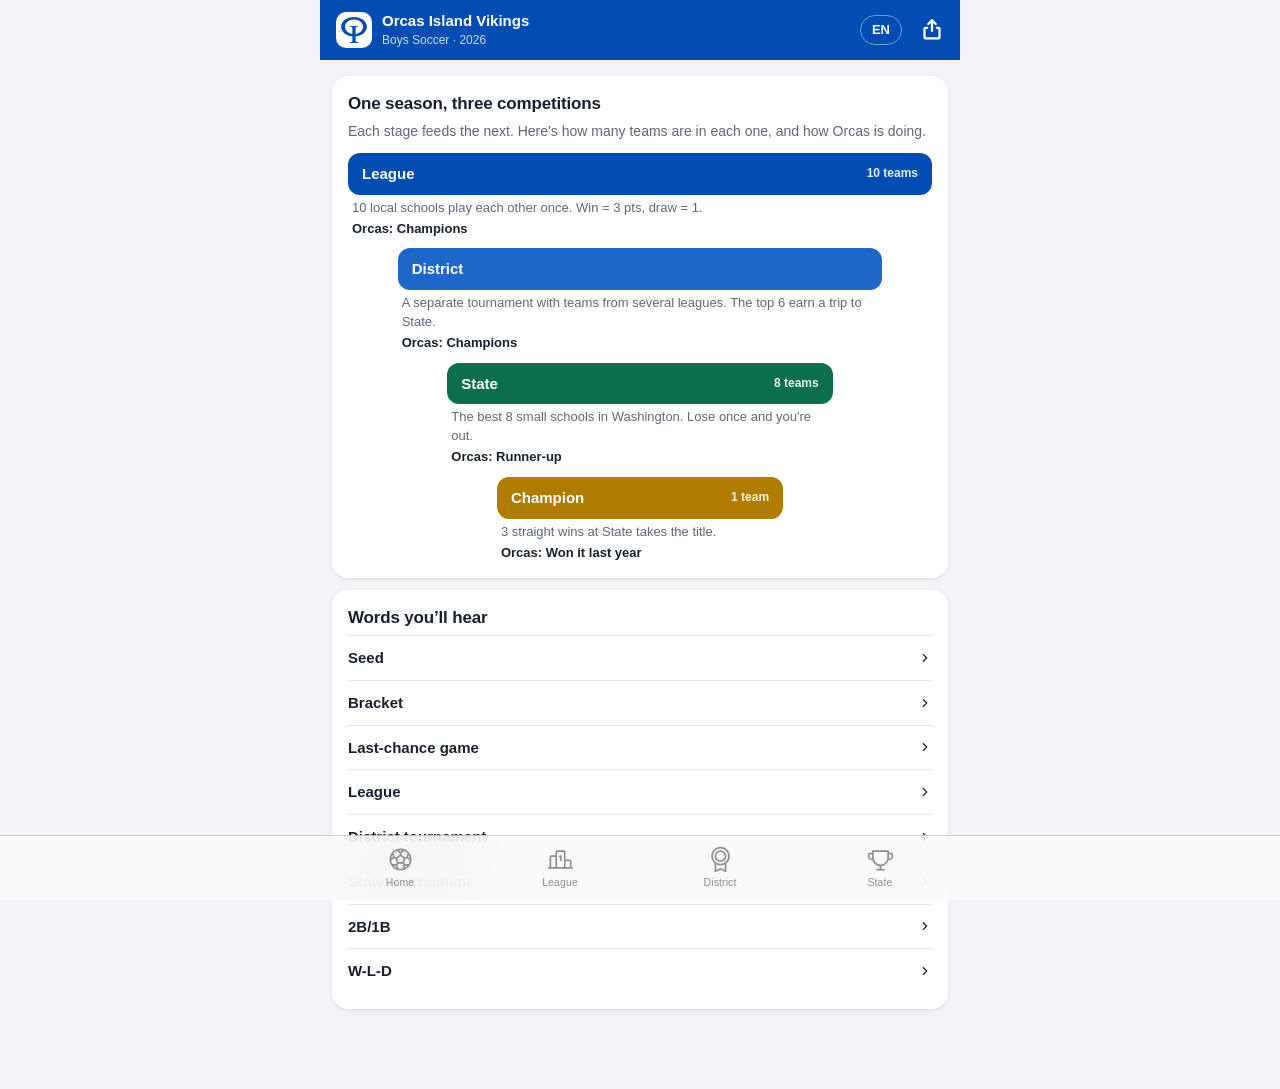
<file: guide/index.html>
<!doctype html>
<html lang="en">
  <head>
    <meta charset="UTF-8" />
    <meta name="viewport" content="width=device-width, initial-scale=1, viewport-fit=cover" />
    <meta name="theme-color" content="#034CB2" />
    <meta name="description" content="Follow Orcas Island Vikings boys soccer through league, districts and State — explained for parents." />
    <link rel="manifest" href="/manifest.webmanifest" />
    <link rel="icon" href="/favicon.png" type="image/png" />
    <link rel="apple-touch-icon" href="/apple-touch-icon.png" />
    <meta name="apple-mobile-web-app-capable" content="yes" />
    <meta name="apple-mobile-web-app-title" content="Vikings" />
    <!-- Link previews when the app is shared (Messages, Facebook, WhatsApp…) -->
    <meta property="og:type" content="website" />
    <meta property="og:site_name" content="Vikings Soccer" />
    <meta property="og:title" content="Orcas Island Vikings Soccer" />
    <meta property="og:description" content="Follow the Vikings through the league, district and State tournaments. Free app, no app store." />
    <meta property="og:url" content="https://govikings.app/" />
    <meta property="og:image" content="https://govikings.app/og-image.png" />
    <meta property="og:image:width" content="1200" />
    <meta property="og:image:height" content="630" />
    <meta name="twitter:card" content="summary_large_image" />
    <title>How it works · Vikings Soccer</title>
    <script>
      // Language before first paint (same rule as app/src/i18n.jsx detectLang): a Spanish
      // phone hides the English pre-render until the Spanish page is drawn.
      (function () {
        var l = null, n = navigator;
        try {
          var q = (location.search.match(/[?&]lang=(en|es)\b/) || [])[1];
          l = q || localStorage.getItem('vk_lang');
        } catch (e) {}
        if (l !== 'en' && l !== 'es') {
          var prefs = (n.languages && n.languages.length ? n.languages : [n.language || 'en']);
          l = 'en';
          for (var i = 0; i < prefs.length; i++) { var p = String(prefs[i]).slice(0, 2).toLowerCase(); if (p === 'en' || p === 'es') { l = p; break; } }
        }
        if (l === 'es') { document.documentElement.lang = 'es'; document.documentElement.classList.add('lang-es'); }
      })();
    </script>
    <script>
      // Phones/tablets must use the installed app. Decide before first paint so the
      // site never shows in a browser tab there. Bypass once with ?browser=1.
      (function () {
        var n = navigator, ua = n.userAgent || '';
        var mm = function (q) { return window.matchMedia && window.matchMedia(q).matches; };
        // Preview: ?install=safari or ?install=chrome shows the install screen on any device.
        if (/[?&]install=(safari18|safari27|safari|chrome)\b/.test(location.search)) { document.documentElement.classList.add('needs-install'); return; }
        if (n.standalone === true || mm('(display-mode: standalone)') || mm('(display-mode: fullscreen)') || mm('(display-mode: minimal-ui)')) return;
        if (!(/iPhone|iPad|iPod|Android/.test(ua) || (/Macintosh/.test(ua) && n.maxTouchPoints > 1))) return;
        if (/\/admin\/?$/.test(location.pathname)) return; // the admin dashboard is never gated
        try {
          if (/[?&]browser=1\b/.test(location.search)) localStorage.setItem('vikings-allow-browser', '1');
          if (localStorage.getItem('vikings-allow-browser') === '1') return;
        } catch (e) {}
        document.documentElement.classList.add('needs-install');
        // Android: keep the browser's install prompt for our own Install button.
        window.addEventListener('beforeinstallprompt', function (e) {
          e.preventDefault();
          window.__bip = e;
          window.dispatchEvent(new Event('vikings-bip'));
        });
      })();
    </script>
    <script type="module" crossorigin src="/assets/index-Bb_q2Ely.js"></script>
    <link rel="stylesheet" crossorigin href="/assets/index-lCNea5p6.css">
  </head>
  <body>
    <div id="root"><section class="install" aria-label="Install the Vikings app"><div class="landing"><button type="button" class="lang-toggle" aria-label="Cambiar a español">EN</button><div class="landing-main"><img class="landing-icon" src="/icon-192.png" alt=""/><h1>Vikings app</h1><p>Follow Orcas Island boys soccer through the league, district and State tournaments.</p><div class="landing-perks"><span>Free</span><span>Updates after every game</span></div></div><div class="landing-cta"><button class="landing-button" disabled="">Install app</button></div></div></section><div class="app"><header class="topbar"><div class="topbar-inner"><span class="crest"><svg class="monogram " viewBox="0 0 468 468" fill="currentColor" aria-hidden="true"><path fill-rule="evenodd" d="M234 1C105 1 2 80 2 177s103 176 232 176 232-79 232-176S363 1 234 1Zm0 44c-90 0-163 59-163 132s73 132 163 132 163-59 163-132S324 45 234 45Z"></path><path d="M165 160H303V176C280 176 264 180 263 196V432C264 448 280 452 310 452V466H158V452C188 452 204 448 205 432V196C204 180 188 176 165 176Z"></path></svg></span><div class="topbar-text"><div class="topbar-title">Orcas Island Vikings</div><div class="topbar-sub">Boys Soccer<!-- --> · <!-- -->2026</div></div><button type="button" class="lang-toggle" aria-label="Cambiar a español">EN</button><button type="button" class="share-btn" aria-label="Share the app"><svg xmlns="http://www.w3.org/2000/svg" width="24" height="24" fill="currentColor" viewBox="0 0 256 256"><path d="M220,112v96a20,20,0,0,1-20,20H56a20,20,0,0,1-20-20V112A20,20,0,0,1,56,92H76a12,12,0,0,1,0,24H60v88H196V116H180a12,12,0,0,1,0-24h20A20,20,0,0,1,220,112ZM96.49,72.49,116,53v83a12,12,0,0,0,24,0V53l19.51,19.52a12,12,0,1,0,17-17l-40-40a12,12,0,0,0-17,0l-40,40a12,12,0,1,0,17,17Z"></path></svg></button></div></header><main class="content"><!--$--><section class="card"><h2 class="card-title">One season, three competitions</h2><p class="card-lead">Each stage feeds the next. Here’s how many teams are in each one, and how Orcas is doing.</p><ol class="funnel"><li class="funnel-step" style="--w:100%"><div class="funnel-bar"><span class="funnel-stage">League</span><span class="funnel-teams">10 teams</span></div><div class="funnel-text">10 local schools play each other once. Win = 3 pts, draw = 1.<span class="funnel-us">Orcas: Champions</span></div></li><li class="funnel-step" style="--w:83%"><div class="funnel-bar"><span class="funnel-stage">District</span></div><div class="funnel-text">A separate tournament with teams from several leagues. The top 6 earn a trip to State.<span class="funnel-us">Orcas: Champions</span></div></li><li class="funnel-step" style="--w:66%"><div class="funnel-bar"><span class="funnel-stage">State</span><span class="funnel-teams">8 teams</span></div><div class="funnel-text">The best 8 small schools in Washington. Lose once and you&#x27;re out.<span class="funnel-us">Orcas: Runner-up</span></div></li><li class="funnel-step" style="--w:49%"><div class="funnel-bar"><span class="funnel-stage">Champion</span><span class="funnel-teams">1 team</span></div><div class="funnel-text">3 straight wins at State takes the title.<span class="funnel-us">Orcas: Won it last year</span></div></li></ol></section><section class="card"><h2 class="card-title">Words you’ll hear</h2><div class="terms"><details class="term"><summary>Seed<svg class="icon " width="14" height="14" viewBox="0 0 24 24" fill="none" stroke="currentColor" stroke-width="2" stroke-linecap="round" stroke-linejoin="round" aria-hidden="true"><path d="M9 6l6 6-6 6"></path></svg></summary><p>A team’s ranking going into a tournament bracket. #1 is best. Higher seeds usually host and play lower-ranked teams first.</p></details><details class="term"><summary>Bracket<svg class="icon " width="14" height="14" viewBox="0 0 24 24" fill="none" stroke="currentColor" stroke-width="2" stroke-linecap="round" stroke-linejoin="round" aria-hidden="true"><path d="M9 6l6 6-6 6"></path></svg></summary><p>The chart of who plays whom. Winners move on to the next game; in districts, many losers get a second chance.</p></details><details class="term"><summary>Last-chance game<svg class="icon " width="14" height="14" viewBox="0 0 24 24" fill="none" stroke="currentColor" stroke-width="2" stroke-linecap="round" stroke-linejoin="round" aria-hidden="true"><path d="M9 6l6 6-6 6"></path></svg></summary><p>A district game between two teams that already lost once. Win and you go to State; lose and the season is over.</p></details><details class="term"><summary>League<svg class="icon " width="14" height="14" viewBox="0 0 24 24" fill="none" stroke="currentColor" stroke-width="2" stroke-linecap="round" stroke-linejoin="round" aria-hidden="true"><path d="M9 6l6 6-6 6"></path></svg></summary><p>The regular season against nearby schools (Northwest 2B/1B League). It decides rankings for districts.</p></details><details class="term"><summary>District tournament<svg class="icon " width="14" height="14" viewBox="0 0 24 24" fill="none" stroke="currentColor" stroke-width="2" stroke-linecap="round" stroke-linejoin="round" aria-hidden="true"><path d="M9 6l6 6-6 6"></path></svg></summary><p>A separate tournament after the league season, with teams from several leagues. It’s how teams qualify for State: the top 6 go.</p></details><details class="term"><summary>State tournament<svg class="icon " width="14" height="14" viewBox="0 0 24 24" fill="none" stroke="currentColor" stroke-width="2" stroke-linecap="round" stroke-linejoin="round" aria-hidden="true"><path d="M9 6l6 6-6 6"></path></svg></summary><p>The statewide tournament for the smallest schools (called “2B/1B”). Single elimination: lose and you’re out.</p></details><details class="term"><summary>2B/1B<svg class="icon " width="14" height="14" viewBox="0 0 24 24" fill="none" stroke="currentColor" stroke-width="2" stroke-linecap="round" stroke-linejoin="round" aria-hidden="true"><path d="M9 6l6 6-6 6"></path></svg></summary><p>Washington groups schools by size. 1B and 2B are the two smallest classes; for soccer they play together.</p></details><details class="term"><summary>W-L-D<svg class="icon " width="14" height="14" viewBox="0 0 24 24" fill="none" stroke="currentColor" stroke-width="2" stroke-linecap="round" stroke-linejoin="round" aria-hidden="true"><path d="M9 6l6 6-6 6"></path></svg></summary><p>Wins, losses, draws. A draw (same score at full time) is common in soccer; in the regular season it’s worth 1 point. District and State games can’t end in a draw: they go to extra time and penalty kicks.</p></details></div></section><!--/$--></main><nav class="tabbar" aria-label="Sections"><a href="/" class="tab"><svg xmlns="http://www.w3.org/2000/svg" width="27" height="27" fill="currentColor" viewBox="0 0 256 256" class="tab-icon" aria-hidden="true"><path d="M128,24A104,104,0,1,0,232,128,104.11,104.11,0,0,0,128,24Zm76.52,147.42H170.9l-9.26-12.76,12.63-36.78,15-4.89,26.24,20.13A87.38,87.38,0,0,1,204.52,171.42Zm-164-34.3L66.71,117l15,4.89,12.63,36.78L85.1,171.42H51.48A87.38,87.38,0,0,1,40.47,137.12Zm10-50.64,5.51,18.6L40.71,116.77A87.33,87.33,0,0,1,50.43,86.48ZM109,152,97.54,118.65,128,97.71l30.46,20.94L147,152Zm91.07-46.92,5.51-18.6a87.33,87.33,0,0,1,9.72,30.29Zm-6.2-35.38-9.51,32.08-15.07,4.89L136,83.79V68.21l29.09-20A88.58,88.58,0,0,1,193.86,69.7ZM146.07,41.87,128,54.29,109.93,41.87a88.24,88.24,0,0,1,36.14,0ZM90.91,48.21l29.09,20V83.79L86.72,106.67l-15.07-4.89L62.14,69.7A88.58,88.58,0,0,1,90.91,48.21ZM63.15,187.42H83.52l7.17,20.27A88.4,88.4,0,0,1,63.15,187.42ZM110,214.13,98.12,180.71,107.35,168h41.3l9.23,12.71-11.83,33.42a88,88,0,0,1-36.1,0Zm55.36-6.44,7.17-20.27h20.37A88.4,88.4,0,0,1,165.31,207.69Z"></path></svg><span>Home</span></a><a href="/league/" class="tab"><svg xmlns="http://www.w3.org/2000/svg" width="27" height="27" fill="currentColor" viewBox="0 0 256 256" class="tab-icon" aria-hidden="true"><path d="M112.41,102.53a8,8,0,0,1,5.06-10.12l12-4A8,8,0,0,1,140,96v40a8,8,0,0,1-16,0V107.1l-1.47.49A8,8,0,0,1,112.41,102.53ZM248,208a8,8,0,0,1-8,8H16a8,8,0,0,1,0-16h8V104A16,16,0,0,1,40,88H80V56A16,16,0,0,1,96,40h64a16,16,0,0,1,16,16v72h40a16,16,0,0,1,16,16v56h8A8,8,0,0,1,248,208Zm-72-64v56h40V144ZM96,200h64V56H96Zm-56,0H80V104H40Z"></path></svg><span>League</span></a><a href="/district/" class="tab"><svg xmlns="http://www.w3.org/2000/svg" width="27" height="27" fill="currentColor" viewBox="0 0 256 256" class="tab-icon" aria-hidden="true"><path d="M216,96A88,88,0,1,0,72,163.83V240a8,8,0,0,0,11.58,7.16L128,225l44.43,22.21A8.07,8.07,0,0,0,176,248a8,8,0,0,0,8-8V163.83A87.85,87.85,0,0,0,216,96ZM56,96a72,72,0,1,1,72,72A72.08,72.08,0,0,1,56,96ZM168,227.06l-36.43-18.21a8,8,0,0,0-7.16,0L88,227.06V174.37a87.89,87.89,0,0,0,80,0ZM128,152A56,56,0,1,0,72,96,56.06,56.06,0,0,0,128,152Zm0-96A40,40,0,1,1,88,96,40,40,0,0,1,128,56Z"></path></svg><span>District</span></a><a href="/state/" class="tab"><svg xmlns="http://www.w3.org/2000/svg" width="27" height="27" fill="currentColor" viewBox="0 0 256 256" class="tab-icon" aria-hidden="true"><path d="M232,64H208V48a8,8,0,0,0-8-8H56a8,8,0,0,0-8,8V64H24A16,16,0,0,0,8,80V96a40,40,0,0,0,40,40h3.65A80.13,80.13,0,0,0,120,191.61V216H96a8,8,0,0,0,0,16h64a8,8,0,0,0,0-16H136V191.58c31.94-3.23,58.44-25.64,68.08-55.58H208a40,40,0,0,0,40-40V80A16,16,0,0,0,232,64ZM48,120A24,24,0,0,1,24,96V80H48v32q0,4,.39,8Zm144-8.9c0,35.52-29,64.64-64,64.9a64,64,0,0,1-64-64V56H192ZM232,96a24,24,0,0,1-24,24h-.5a81.81,81.81,0,0,0,.5-8.9V80h24Z"></path></svg><span>State</span></a></nav></div></div>
  </body>
</html>
</file>
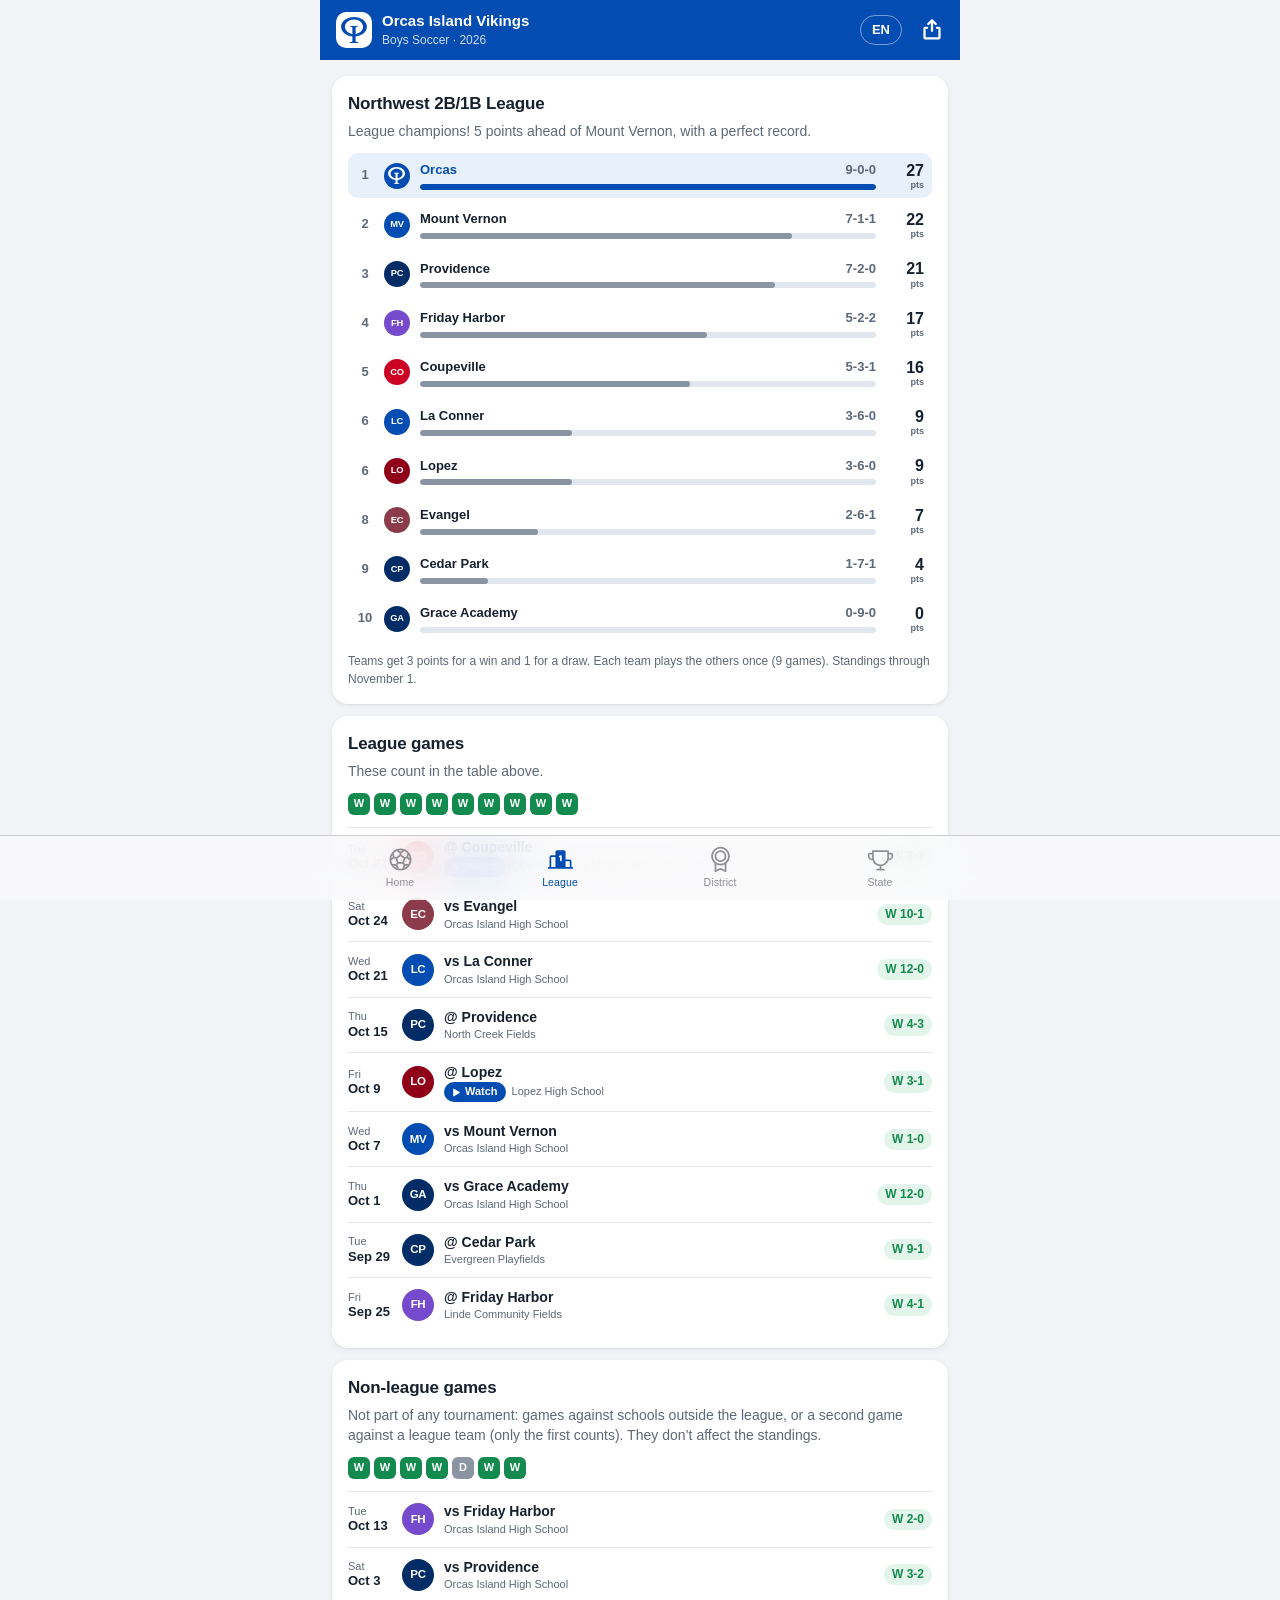
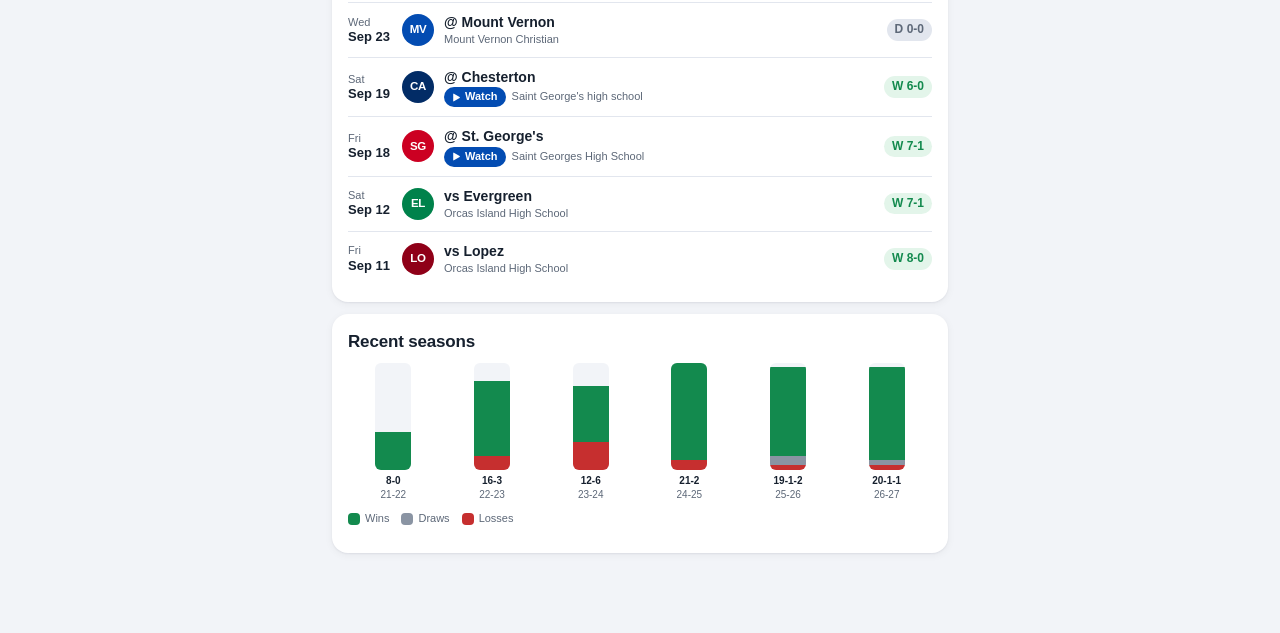
<file: league/index.html>
<!doctype html>
<html lang="en">
  <head>
    <meta charset="UTF-8" />
    <meta name="viewport" content="width=device-width, initial-scale=1, viewport-fit=cover" />
    <meta name="theme-color" content="#034CB2" />
    <meta name="description" content="Follow Orcas Island Vikings boys soccer through league, districts and State — explained for parents." />
    <link rel="manifest" href="/manifest.webmanifest" />
    <link rel="icon" href="/favicon.png" type="image/png" />
    <link rel="apple-touch-icon" href="/apple-touch-icon.png" />
    <meta name="apple-mobile-web-app-capable" content="yes" />
    <meta name="apple-mobile-web-app-title" content="Vikings" />
    <!-- Link previews when the app is shared (Messages, Facebook, WhatsApp…) -->
    <meta property="og:type" content="website" />
    <meta property="og:site_name" content="Vikings Soccer" />
    <meta property="og:title" content="Orcas Island Vikings Soccer" />
    <meta property="og:description" content="Follow the Vikings through the league, district and State tournaments. Free app, no app store." />
    <meta property="og:url" content="https://govikings.app/" />
    <meta property="og:image" content="https://govikings.app/og-image.png" />
    <meta property="og:image:width" content="1200" />
    <meta property="og:image:height" content="630" />
    <meta name="twitter:card" content="summary_large_image" />
    <title>League · Vikings Soccer</title>
    <script>
      // Language before first paint (same rule as app/src/i18n.jsx detectLang): a Spanish
      // phone hides the English pre-render until the Spanish page is drawn.
      (function () {
        var l = null, n = navigator;
        try {
          var q = (location.search.match(/[?&]lang=(en|es)\b/) || [])[1];
          l = q || localStorage.getItem('vk_lang');
        } catch (e) {}
        if (l !== 'en' && l !== 'es') {
          var prefs = (n.languages && n.languages.length ? n.languages : [n.language || 'en']);
          l = 'en';
          for (var i = 0; i < prefs.length; i++) { var p = String(prefs[i]).slice(0, 2).toLowerCase(); if (p === 'en' || p === 'es') { l = p; break; } }
        }
        if (l === 'es') { document.documentElement.lang = 'es'; document.documentElement.classList.add('lang-es'); }
      })();
    </script>
    <script>
      // Phones/tablets must use the installed app. Decide before first paint so the
      // site never shows in a browser tab there. Bypass once with ?browser=1.
      (function () {
        var n = navigator, ua = n.userAgent || '';
        var mm = function (q) { return window.matchMedia && window.matchMedia(q).matches; };
        // Preview: ?install=safari or ?install=chrome shows the install screen on any device.
        if (/[?&]install=(safari18|safari27|safari|chrome)\b/.test(location.search)) { document.documentElement.classList.add('needs-install'); return; }
        if (n.standalone === true || mm('(display-mode: standalone)') || mm('(display-mode: fullscreen)') || mm('(display-mode: minimal-ui)')) return;
        if (!(/iPhone|iPad|iPod|Android/.test(ua) || (/Macintosh/.test(ua) && n.maxTouchPoints > 1))) return;
        if (/\/admin\/?$/.test(location.pathname)) return; // the admin dashboard is never gated
        try {
          if (/[?&]browser=1\b/.test(location.search)) localStorage.setItem('vikings-allow-browser', '1');
          if (localStorage.getItem('vikings-allow-browser') === '1') return;
        } catch (e) {}
        document.documentElement.classList.add('needs-install');
        // Android: keep the browser's install prompt for our own Install button.
        window.addEventListener('beforeinstallprompt', function (e) {
          e.preventDefault();
          window.__bip = e;
          window.dispatchEvent(new Event('vikings-bip'));
        });
      })();
    </script>
    <script type="module" crossorigin src="/assets/index-Bb_q2Ely.js"></script>
    <link rel="stylesheet" crossorigin href="/assets/index-lCNea5p6.css">
  </head>
  <body>
    <div id="root"><section class="install" aria-label="Install the Vikings app"><div class="landing"><button type="button" class="lang-toggle" aria-label="Cambiar a español">EN</button><div class="landing-main"><img class="landing-icon" src="/icon-192.png" alt=""/><h1>Vikings app</h1><p>Follow Orcas Island boys soccer through the league, district and State tournaments.</p><div class="landing-perks"><span>Free</span><span>Updates after every game</span></div></div><div class="landing-cta"><button class="landing-button" disabled="">Install app</button></div></div></section><div class="app"><header class="topbar"><div class="topbar-inner"><span class="crest"><svg class="monogram " viewBox="0 0 468 468" fill="currentColor" aria-hidden="true"><path fill-rule="evenodd" d="M234 1C105 1 2 80 2 177s103 176 232 176 232-79 232-176S363 1 234 1Zm0 44c-90 0-163 59-163 132s73 132 163 132 163-59 163-132S324 45 234 45Z"></path><path d="M165 160H303V176C280 176 264 180 263 196V432C264 448 280 452 310 452V466H158V452C188 452 204 448 205 432V196C204 180 188 176 165 176Z"></path></svg></span><div class="topbar-text"><div class="topbar-title">Orcas Island Vikings</div><div class="topbar-sub">Boys Soccer<!-- --> · <!-- -->2026</div></div><button type="button" class="lang-toggle" aria-label="Cambiar a español">EN</button><button type="button" class="share-btn" aria-label="Share the app"><svg xmlns="http://www.w3.org/2000/svg" width="24" height="24" fill="currentColor" viewBox="0 0 256 256"><path d="M220,112v96a20,20,0,0,1-20,20H56a20,20,0,0,1-20-20V112A20,20,0,0,1,56,92H76a12,12,0,0,1,0,24H60v88H196V116H180a12,12,0,0,1,0-24h20A20,20,0,0,1,220,112ZM96.49,72.49,116,53v83a12,12,0,0,0,24,0V53l19.51,19.52a12,12,0,1,0,17-17l-40-40a12,12,0,0,0-17,0l-40,40a12,12,0,1,0,17,17Z"></path></svg></button></div></header><main class="content"><!--$--><section class="card"><h2 class="card-title">Northwest 2B/1B League</h2><p class="card-lead">League champions! 5 points ahead of Mount Vernon, with a perfect record.</p><ol class="table"><li class="table-row us"><span class="table-place">1</span><span class="badge us mono" style="width:26px;height:26px" aria-hidden="true"><svg class="monogram " viewBox="0 0 468 468" fill="currentColor" aria-hidden="true"><path fill-rule="evenodd" d="M234 1C105 1 2 80 2 177s103 176 232 176 232-79 232-176S363 1 234 1Zm0 44c-90 0-163 59-163 132s73 132 163 132 163-59 163-132S324 45 234 45Z"></path><path d="M165 160H303V176C280 176 264 180 263 196V432C264 448 280 452 310 452V466H158V452C188 452 204 448 205 432V196C204 180 188 176 165 176Z"></path></svg></span><div class="table-main"><div class="table-name"><span>Orcas</span><span class="table-rec">9<!-- -->-<!-- -->0<!-- -->-<!-- -->0</span></div><div class="bar"><span class="bar-pts" style="width:100%"></span></div></div><span class="table-pts">27<small>pts</small></span></li><li class="table-row" role="button" tabindex="0" data-tap=""><span class="table-place">2</span><span class="badge" style="background:#034CB2;width:26px;height:26px;font-size:9.36px" aria-hidden="true">MV</span><div class="table-main"><div class="table-name"><span>Mount Vernon</span><span class="table-rec">7<!-- -->-<!-- -->1<!-- -->-<!-- -->1</span></div><div class="bar"><span class="bar-pts" style="width:81.48148148148148%"></span></div></div><span class="table-pts">22<small>pts</small></span></li><li class="table-row" role="button" tabindex="0" data-tap=""><span class="table-place">3</span><span class="badge" style="background:#022C66;width:26px;height:26px;font-size:9.36px" aria-hidden="true">PC</span><div class="table-main"><div class="table-name"><span>Providence</span><span class="table-rec">7<!-- -->-<!-- -->2<!-- -->-<!-- -->0</span></div><div class="bar"><span class="bar-pts" style="width:77.77777777777779%"></span></div></div><span class="table-pts">21<small>pts</small></span></li><li class="table-row" role="button" tabindex="0" data-tap=""><span class="table-place">4</span><span class="badge" style="background:#754ACC;width:26px;height:26px;font-size:9.36px" aria-hidden="true">FH</span><div class="table-main"><div class="table-name"><span>Friday Harbor</span><span class="table-rec">5<!-- -->-<!-- -->2<!-- -->-<!-- -->2</span></div><div class="bar"><span class="bar-pts" style="width:62.96296296296296%"></span></div></div><span class="table-pts">17<small>pts</small></span></li><li class="table-row" role="button" tabindex="0" data-tap=""><span class="table-place">5</span><span class="badge" style="background:#CC0022;width:26px;height:26px;font-size:9.36px" aria-hidden="true">CO</span><div class="table-main"><div class="table-name"><span>Coupeville</span><span class="table-rec">5<!-- -->-<!-- -->3<!-- -->-<!-- -->1</span></div><div class="bar"><span class="bar-pts" style="width:59.25925925925925%"></span></div></div><span class="table-pts">16<small>pts</small></span></li><li class="table-row" role="button" tabindex="0" data-tap=""><span class="table-place">6</span><span class="badge" style="background:#034CB2;width:26px;height:26px;font-size:9.36px" aria-hidden="true">LC</span><div class="table-main"><div class="table-name"><span>La Conner</span><span class="table-rec">3<!-- -->-<!-- -->6<!-- -->-<!-- -->0</span></div><div class="bar"><span class="bar-pts" style="width:33.33333333333333%"></span></div></div><span class="table-pts">9<small>pts</small></span></li><li class="table-row" role="button" tabindex="0" data-tap=""><span class="table-place">6</span><span class="badge" style="background:#8F0018;width:26px;height:26px;font-size:9.36px" aria-hidden="true">LO</span><div class="table-main"><div class="table-name"><span>Lopez</span><span class="table-rec">3<!-- -->-<!-- -->6<!-- -->-<!-- -->0</span></div><div class="bar"><span class="bar-pts" style="width:33.33333333333333%"></span></div></div><span class="table-pts">9<small>pts</small></span></li><li class="table-row" role="button" tabindex="0" data-tap=""><span class="table-place">8</span><span class="badge" style="background:#8C3B4A;width:26px;height:26px;font-size:9.36px" aria-hidden="true">EC</span><div class="table-main"><div class="table-name"><span>Evangel</span><span class="table-rec">2<!-- -->-<!-- -->6<!-- -->-<!-- -->1</span></div><div class="bar"><span class="bar-pts" style="width:25.925925925925924%"></span></div></div><span class="table-pts">7<small>pts</small></span></li><li class="table-row" role="button" tabindex="0" data-tap=""><span class="table-place">9</span><span class="badge" style="background:#022C66;width:26px;height:26px;font-size:9.36px" aria-hidden="true">CP</span><div class="table-main"><div class="table-name"><span>Cedar Park</span><span class="table-rec">1<!-- -->-<!-- -->7<!-- -->-<!-- -->1</span></div><div class="bar"><span class="bar-pts" style="width:14.814814814814813%"></span></div></div><span class="table-pts">4<small>pts</small></span></li><li class="table-row" role="button" tabindex="0" data-tap=""><span class="table-place">10</span><span class="badge" style="background:#022C66;width:26px;height:26px;font-size:9.36px" aria-hidden="true">GA</span><div class="table-main"><div class="table-name"><span>Grace Academy</span><span class="table-rec">0<!-- -->-<!-- -->9<!-- -->-<!-- -->0</span></div><div class="bar"><span class="bar-pts" style="width:0%"></span></div></div><span class="table-pts">0<small>pts</small></span></li></ol><p class="footnote">Teams get 3 points for a win and 1 for a draw. Each team plays the others once (9 games).<!-- --> Standings through November 1.</p></section><section class="card"><h2 class="card-title">League games</h2><p class="card-lead">These count in the table above.</p><div class="form-guide" aria-label="Results in order"><span class="form W" title="W 4-1 vs Friday Harbor">W</span><span class="form W" title="W 9-1 vs Cedar Park Christian">W</span><span class="form W" title="W 12-0 vs Grace Academy">W</span><span class="form W" title="W 1-0 vs Mount Vernon Christian">W</span><span class="form W" title="W 3-1 vs Lopez">W</span><span class="form W" title="W 4-3 vs Providence Classical Christian">W</span><span class="form W" title="W 12-0 vs La Conner">W</span><span class="form W" title="W 10-1 vs Evangel Classical">W</span><span class="form W" title="W 3-1 vs Coupeville">W</span></div><ul class="results"><li class="result" role="button" tabindex="0" data-tap=""><div class="result-date"><span>Tue</span><b>Oct 27</b></div><span class="badge" style="background:#CC0022;width:32px;height:32px;font-size:11.52px" aria-hidden="true">CO</span><div class="result-main"><div class="result-opp">@<!-- --> <!-- -->Coupeville</div><div class="result-meta"><a class="watch compact" href="https://www.nfhsnetwork.com/events/coupeville-high-school-coupeville-wa/gamfcc2949b4e" target="_blank" rel="noopener noreferrer" aria-label="Watch replay on NFHS Network"><svg class="icon" width="11" height="11" viewBox="0 0 24 24" aria-hidden="true"><path d="M7 4.5v15a1 1 0 0 0 1.5.87l12.5-7.5a1 1 0 0 0 0-1.74L8.5 3.63A1 1 0 0 0 7 4.5z" fill="currentColor"></path></svg><span>Watch</span></a>COUPEVILLE ELEMENTARY SCHOOL</div></div><span class="score-pill W">W<!-- --> <!-- -->3<!-- -->-<!-- -->1</span></li><li class="result" role="button" tabindex="0" data-tap=""><div class="result-date"><span>Sat</span><b>Oct 24</b></div><span class="badge" style="background:#8C3B4A;width:32px;height:32px;font-size:11.52px" aria-hidden="true">EC</span><div class="result-main"><div class="result-opp">vs<!-- --> <!-- -->Evangel</div><div class="result-meta">Orcas Island High School</div></div><span class="score-pill W">W<!-- --> <!-- -->10<!-- -->-<!-- -->1</span></li><li class="result" role="button" tabindex="0" data-tap=""><div class="result-date"><span>Wed</span><b>Oct 21</b></div><span class="badge" style="background:#034CB2;width:32px;height:32px;font-size:11.52px" aria-hidden="true">LC</span><div class="result-main"><div class="result-opp">vs<!-- --> <!-- -->La Conner</div><div class="result-meta">Orcas Island High School</div></div><span class="score-pill W">W<!-- --> <!-- -->12<!-- -->-<!-- -->0</span></li><li class="result" role="button" tabindex="0" data-tap=""><div class="result-date"><span>Thu</span><b>Oct 15</b></div><span class="badge" style="background:#022C66;width:32px;height:32px;font-size:11.52px" aria-hidden="true">PC</span><div class="result-main"><div class="result-opp">@<!-- --> <!-- -->Providence</div><div class="result-meta">North Creek Fields</div></div><span class="score-pill W">W<!-- --> <!-- -->4<!-- -->-<!-- -->3</span></li><li class="result" role="button" tabindex="0" data-tap=""><div class="result-date"><span>Fri</span><b>Oct 9</b></div><span class="badge" style="background:#8F0018;width:32px;height:32px;font-size:11.52px" aria-hidden="true">LO</span><div class="result-main"><div class="result-opp">@<!-- --> <!-- -->Lopez</div><div class="result-meta"><a class="watch compact" href="https://www.nfhsnetwork.com/events/lopez-island-high-school-lopez-wa/gam8fc25f4107" target="_blank" rel="noopener noreferrer" aria-label="Watch replay on NFHS Network"><svg class="icon" width="11" height="11" viewBox="0 0 24 24" aria-hidden="true"><path d="M7 4.5v15a1 1 0 0 0 1.5.87l12.5-7.5a1 1 0 0 0 0-1.74L8.5 3.63A1 1 0 0 0 7 4.5z" fill="currentColor"></path></svg><span>Watch</span></a>Lopez High School</div></div><span class="score-pill W">W<!-- --> <!-- -->3<!-- -->-<!-- -->1</span></li><li class="result" role="button" tabindex="0" data-tap=""><div class="result-date"><span>Wed</span><b>Oct 7</b></div><span class="badge" style="background:#034CB2;width:32px;height:32px;font-size:11.52px" aria-hidden="true">MV</span><div class="result-main"><div class="result-opp">vs<!-- --> <!-- -->Mount Vernon</div><div class="result-meta">Orcas Island High School</div></div><span class="score-pill W">W<!-- --> <!-- -->1<!-- -->-<!-- -->0</span></li><li class="result" role="button" tabindex="0" data-tap=""><div class="result-date"><span>Thu</span><b>Oct 1</b></div><span class="badge" style="background:#022C66;width:32px;height:32px;font-size:11.52px" aria-hidden="true">GA</span><div class="result-main"><div class="result-opp">vs<!-- --> <!-- -->Grace Academy</div><div class="result-meta">Orcas Island High School</div></div><span class="score-pill W">W<!-- --> <!-- -->12<!-- -->-<!-- -->0</span></li><li class="result" role="button" tabindex="0" data-tap=""><div class="result-date"><span>Tue</span><b>Sep 29</b></div><span class="badge" style="background:#022C66;width:32px;height:32px;font-size:11.52px" aria-hidden="true">CP</span><div class="result-main"><div class="result-opp">@<!-- --> <!-- -->Cedar Park</div><div class="result-meta">Evergreen Playfields</div></div><span class="score-pill W">W<!-- --> <!-- -->9<!-- -->-<!-- -->1</span></li><li class="result" role="button" tabindex="0" data-tap=""><div class="result-date"><span>Fri</span><b>Sep 25</b></div><span class="badge" style="background:#754ACC;width:32px;height:32px;font-size:11.52px" aria-hidden="true">FH</span><div class="result-main"><div class="result-opp">@<!-- --> <!-- -->Friday Harbor</div><div class="result-meta">Linde Community Fields</div></div><span class="score-pill W">W<!-- --> <!-- -->4<!-- -->-<!-- -->1</span></li></ul></section><section class="card"><h2 class="card-title">Non-league games</h2><p class="card-lead">Not part of any tournament: games against schools outside the league, or a second game against a league team (only the first counts). They don’t affect the standings.</p><div class="form-guide" aria-label="Results in order"><span class="form W" title="W 8-0 vs Lopez">W</span><span class="form W" title="W 7-1 vs Evergreen Lutheran">W</span><span class="form W" title="W 7-1 vs St. George&#x27;s">W</span><span class="form W" title="W 6-0 vs Chesterton Academy of Notre Dame">W</span><span class="form D" title="D 0-0 vs Mount Vernon Christian">D</span><span class="form W" title="W 3-2 vs Providence Classical Christian">W</span><span class="form W" title="W 2-0 vs Friday Harbor">W</span></div><ul class="results"><li class="result" role="button" tabindex="0" data-tap=""><div class="result-date"><span>Tue</span><b>Oct 13</b></div><span class="badge" style="background:#754ACC;width:32px;height:32px;font-size:11.52px" aria-hidden="true">FH</span><div class="result-main"><div class="result-opp">vs<!-- --> <!-- -->Friday Harbor</div><div class="result-meta">Orcas Island High School</div></div><span class="score-pill W">W<!-- --> <!-- -->2<!-- -->-<!-- -->0</span></li><li class="result" role="button" tabindex="0" data-tap=""><div class="result-date"><span>Sat</span><b>Oct 3</b></div><span class="badge" style="background:#022C66;width:32px;height:32px;font-size:11.52px" aria-hidden="true">PC</span><div class="result-main"><div class="result-opp">vs<!-- --> <!-- -->Providence</div><div class="result-meta">Orcas Island High School</div></div><span class="score-pill W">W<!-- --> <!-- -->3<!-- -->-<!-- -->2</span></li><li class="result" role="button" tabindex="0" data-tap=""><div class="result-date"><span>Wed</span><b>Sep 23</b></div><span class="badge" style="background:#034CB2;width:32px;height:32px;font-size:11.52px" aria-hidden="true">MV</span><div class="result-main"><div class="result-opp">@<!-- --> <!-- -->Mount Vernon</div><div class="result-meta">Mount Vernon Christian</div></div><span class="score-pill D">D<!-- --> <!-- -->0<!-- -->-<!-- -->0</span></li><li class="result" role="button" tabindex="0" data-tap=""><div class="result-date"><span>Sat</span><b>Sep 19</b></div><span class="badge" style="background:#022C66;width:32px;height:32px;font-size:11.52px" aria-hidden="true">CA</span><div class="result-main"><div class="result-opp">@<!-- --> <!-- -->Chesterton</div><div class="result-meta"><a class="watch compact" href="https://www.nfhsnetwork.com/events/st-georges-school-spokane-wa/gam14c643f358" target="_blank" rel="noopener noreferrer" aria-label="Watch replay on NFHS Network"><svg class="icon" width="11" height="11" viewBox="0 0 24 24" aria-hidden="true"><path d="M7 4.5v15a1 1 0 0 0 1.5.87l12.5-7.5a1 1 0 0 0 0-1.74L8.5 3.63A1 1 0 0 0 7 4.5z" fill="currentColor"></path></svg><span>Watch</span></a>Saint George&#x27;s high school</div></div><span class="score-pill W">W<!-- --> <!-- -->6<!-- -->-<!-- -->0</span></li><li class="result" role="button" tabindex="0" data-tap=""><div class="result-date"><span>Fri</span><b>Sep 18</b></div><span class="badge" style="background:#CC0022;width:32px;height:32px;font-size:11.52px" aria-hidden="true">SG</span><div class="result-main"><div class="result-opp">@<!-- --> <!-- -->St. George&#x27;s</div><div class="result-meta"><a class="watch compact" href="https://www.nfhsnetwork.com/events/st-georges-school-spokane-wa/gam7b9bc33f19" target="_blank" rel="noopener noreferrer" aria-label="Watch replay on NFHS Network"><svg class="icon" width="11" height="11" viewBox="0 0 24 24" aria-hidden="true"><path d="M7 4.5v15a1 1 0 0 0 1.5.87l12.5-7.5a1 1 0 0 0 0-1.74L8.5 3.63A1 1 0 0 0 7 4.5z" fill="currentColor"></path></svg><span>Watch</span></a>Saint Georges High School</div></div><span class="score-pill W">W<!-- --> <!-- -->7<!-- -->-<!-- -->1</span></li><li class="result" role="button" tabindex="0" data-tap=""><div class="result-date"><span>Sat</span><b>Sep 12</b></div><span class="badge" style="background:#00824B;width:32px;height:32px;font-size:11.52px" aria-hidden="true">EL</span><div class="result-main"><div class="result-opp">vs<!-- --> <!-- -->Evergreen</div><div class="result-meta">Orcas Island High School</div></div><span class="score-pill W">W<!-- --> <!-- -->7<!-- -->-<!-- -->1</span></li><li class="result" role="button" tabindex="0" data-tap=""><div class="result-date"><span>Fri</span><b>Sep 11</b></div><span class="badge" style="background:#8F0018;width:32px;height:32px;font-size:11.52px" aria-hidden="true">LO</span><div class="result-main"><div class="result-opp">vs<!-- --> <!-- -->Lopez</div><div class="result-meta">Orcas Island High School</div></div><span class="score-pill W">W<!-- --> <!-- -->8<!-- -->-<!-- -->0</span></li></ul></section><section class="card"><h2 class="card-title">Recent seasons</h2><div class="history"><div class="history-col"><div class="history-bar"><span class="h-l" style="height:0%"></span><span class="h-t" style="height:0%"></span><span class="h-w" style="height:34.78260869565217%"></span></div><div class="history-rec">8-0</div><div class="history-season">21-22</div></div><div class="history-col"><div class="history-bar"><span class="h-l" style="height:13.043478260869565%"></span><span class="h-t" style="height:0%"></span><span class="h-w" style="height:69.56521739130434%"></span></div><div class="history-rec">16-3</div><div class="history-season">22-23</div></div><div class="history-col"><div class="history-bar"><span class="h-l" style="height:26.08695652173913%"></span><span class="h-t" style="height:0%"></span><span class="h-w" style="height:52.17391304347826%"></span></div><div class="history-rec">12-6</div><div class="history-season">23-24</div></div><div class="history-col"><div class="history-bar"><span class="h-l" style="height:8.695652173913043%"></span><span class="h-t" style="height:0%"></span><span class="h-w" style="height:91.30434782608695%"></span></div><div class="history-rec">21-2</div><div class="history-season">24-25</div></div><div class="history-col"><div class="history-bar"><span class="h-l" style="height:4.3478260869565215%"></span><span class="h-t" style="height:8.695652173913043%"></span><span class="h-w" style="height:82.6086956521739%"></span></div><div class="history-rec">19-1-2</div><div class="history-season">25-26</div></div><div class="history-col"><div class="history-bar"><span class="h-l" style="height:4.3478260869565215%"></span><span class="h-t" style="height:4.3478260869565215%"></span><span class="h-w" style="height:86.95652173913044%"></span></div><div class="history-rec">20-1-1</div><div class="history-season">26-27</div></div></div><div class="legend"><span class="legend-item w">Wins</span><span class="legend-item t">Draws</span><span class="legend-item l">Losses</span></div></section><!--/$--></main><nav class="tabbar" aria-label="Sections"><a href="/" class="tab"><svg xmlns="http://www.w3.org/2000/svg" width="27" height="27" fill="currentColor" viewBox="0 0 256 256" class="tab-icon" aria-hidden="true"><path d="M128,24A104,104,0,1,0,232,128,104.11,104.11,0,0,0,128,24Zm76.52,147.42H170.9l-9.26-12.76,12.63-36.78,15-4.89,26.24,20.13A87.38,87.38,0,0,1,204.52,171.42Zm-164-34.3L66.71,117l15,4.89,12.63,36.78L85.1,171.42H51.48A87.38,87.38,0,0,1,40.47,137.12Zm10-50.64,5.51,18.6L40.71,116.77A87.33,87.33,0,0,1,50.43,86.48ZM109,152,97.54,118.65,128,97.71l30.46,20.94L147,152Zm91.07-46.92,5.51-18.6a87.33,87.33,0,0,1,9.72,30.29Zm-6.2-35.38-9.51,32.08-15.07,4.89L136,83.79V68.21l29.09-20A88.58,88.58,0,0,1,193.86,69.7ZM146.07,41.87,128,54.29,109.93,41.87a88.24,88.24,0,0,1,36.14,0ZM90.91,48.21l29.09,20V83.79L86.72,106.67l-15.07-4.89L62.14,69.7A88.58,88.58,0,0,1,90.91,48.21ZM63.15,187.42H83.52l7.17,20.27A88.4,88.4,0,0,1,63.15,187.42ZM110,214.13,98.12,180.71,107.35,168h41.3l9.23,12.71-11.83,33.42a88,88,0,0,1-36.1,0Zm55.36-6.44,7.17-20.27h20.37A88.4,88.4,0,0,1,165.31,207.69Z"></path></svg><span>Home</span></a><a href="/league/" class="tab active" aria-current="page"><svg xmlns="http://www.w3.org/2000/svg" width="27" height="27" fill="currentColor" viewBox="0 0 256 256" class="tab-icon" aria-hidden="true"><path d="M240,200h-8V144a16,16,0,0,0-16-16H176V56a16,16,0,0,0-16-16H96A16,16,0,0,0,80,56V88H40a16,16,0,0,0-16,16v96H16a8,8,0,0,0,0,16H240a8,8,0,0,0,0-16ZM80,200H40V104H80Zm60-64a8,8,0,0,1-16,0V107.1l-1.47.49a8,8,0,0,1-5.06-15.18l12-4A8,8,0,0,1,140,96Zm76,64H176V144h40Z"></path></svg><span>League</span></a><a href="/district/" class="tab"><svg xmlns="http://www.w3.org/2000/svg" width="27" height="27" fill="currentColor" viewBox="0 0 256 256" class="tab-icon" aria-hidden="true"><path d="M216,96A88,88,0,1,0,72,163.83V240a8,8,0,0,0,11.58,7.16L128,225l44.43,22.21A8.07,8.07,0,0,0,176,248a8,8,0,0,0,8-8V163.83A87.85,87.85,0,0,0,216,96ZM56,96a72,72,0,1,1,72,72A72.08,72.08,0,0,1,56,96ZM168,227.06l-36.43-18.21a8,8,0,0,0-7.16,0L88,227.06V174.37a87.89,87.89,0,0,0,80,0ZM128,152A56,56,0,1,0,72,96,56.06,56.06,0,0,0,128,152Zm0-96A40,40,0,1,1,88,96,40,40,0,0,1,128,56Z"></path></svg><span>District</span></a><a href="/state/" class="tab"><svg xmlns="http://www.w3.org/2000/svg" width="27" height="27" fill="currentColor" viewBox="0 0 256 256" class="tab-icon" aria-hidden="true"><path d="M232,64H208V48a8,8,0,0,0-8-8H56a8,8,0,0,0-8,8V64H24A16,16,0,0,0,8,80V96a40,40,0,0,0,40,40h3.65A80.13,80.13,0,0,0,120,191.61V216H96a8,8,0,0,0,0,16h64a8,8,0,0,0,0-16H136V191.58c31.94-3.23,58.44-25.64,68.08-55.58H208a40,40,0,0,0,40-40V80A16,16,0,0,0,232,64ZM48,120A24,24,0,0,1,24,96V80H48v32q0,4,.39,8Zm144-8.9c0,35.52-29,64.64-64,64.9a64,64,0,0,1-64-64V56H192ZM232,96a24,24,0,0,1-24,24h-.5a81.81,81.81,0,0,0,.5-8.9V80h24Z"></path></svg><span>State</span></a></nav></div></div>
  </body>
</html>
</file>
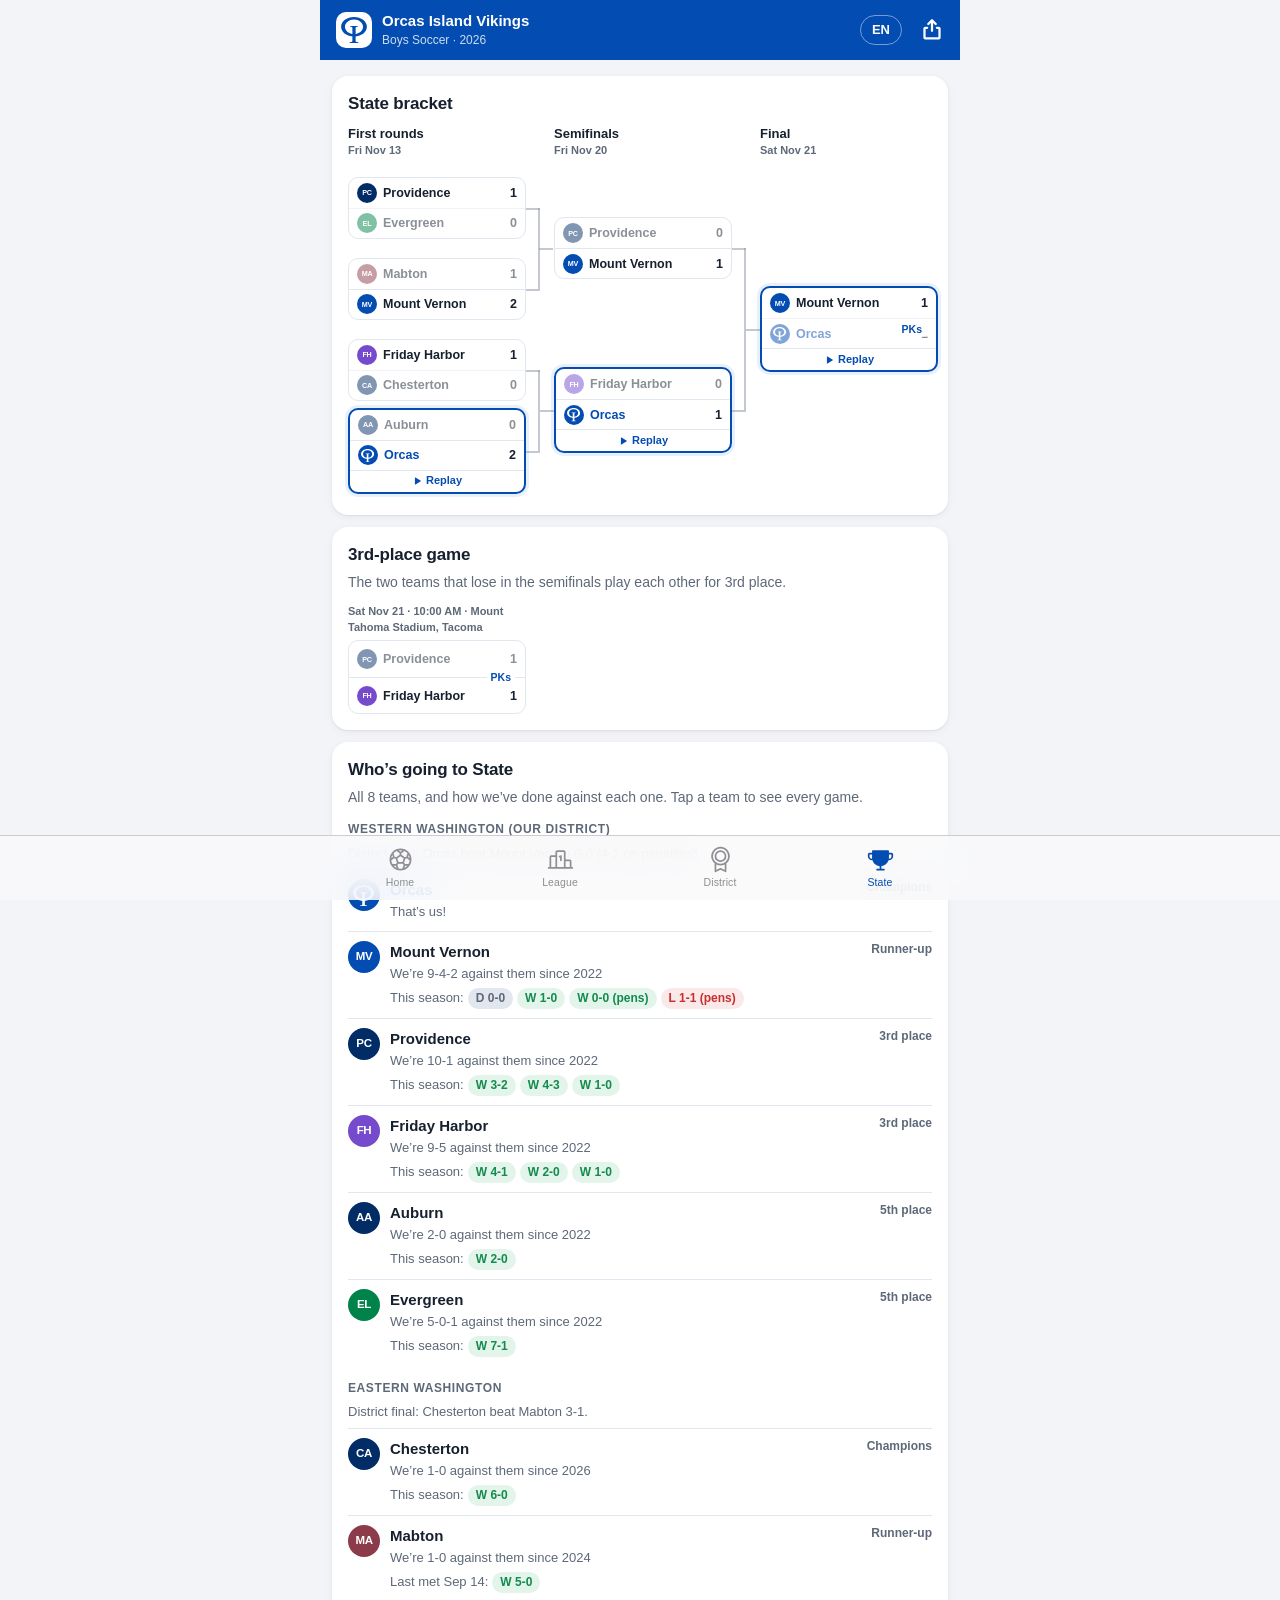
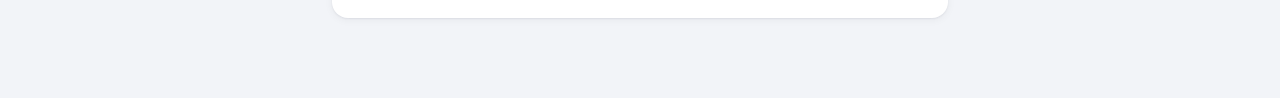
<file: state/index.html>
<!doctype html>
<html lang="en">
  <head>
    <meta charset="UTF-8" />
    <meta name="viewport" content="width=device-width, initial-scale=1, viewport-fit=cover" />
    <meta name="theme-color" content="#034CB2" />
    <meta name="description" content="Follow Orcas Island Vikings boys soccer through league, districts and State — explained for parents." />
    <link rel="manifest" href="/manifest.webmanifest" />
    <link rel="icon" href="/favicon.png" type="image/png" />
    <link rel="apple-touch-icon" href="/apple-touch-icon.png" />
    <meta name="apple-mobile-web-app-capable" content="yes" />
    <meta name="apple-mobile-web-app-title" content="Vikings" />
    <!-- Link previews when the app is shared (Messages, Facebook, WhatsApp…) -->
    <meta property="og:type" content="website" />
    <meta property="og:site_name" content="Vikings Soccer" />
    <meta property="og:title" content="Orcas Island Vikings Soccer" />
    <meta property="og:description" content="Follow the Vikings through the league, district and State tournaments. Free app, no app store." />
    <meta property="og:url" content="https://govikings.app/" />
    <meta property="og:image" content="https://govikings.app/og-image.png" />
    <meta property="og:image:width" content="1200" />
    <meta property="og:image:height" content="630" />
    <meta name="twitter:card" content="summary_large_image" />
    <title>State tournament · Vikings Soccer</title>
    <script>
      // Language before first paint (same rule as app/src/i18n.jsx detectLang): a Spanish
      // phone hides the English pre-render until the Spanish page is drawn.
      (function () {
        var l = null, n = navigator;
        try {
          var q = (location.search.match(/[?&]lang=(en|es)\b/) || [])[1];
          l = q || localStorage.getItem('vk_lang');
        } catch (e) {}
        if (l !== 'en' && l !== 'es') {
          var prefs = (n.languages && n.languages.length ? n.languages : [n.language || 'en']);
          l = 'en';
          for (var i = 0; i < prefs.length; i++) { var p = String(prefs[i]).slice(0, 2).toLowerCase(); if (p === 'en' || p === 'es') { l = p; break; } }
        }
        if (l === 'es') { document.documentElement.lang = 'es'; document.documentElement.classList.add('lang-es'); }
      })();
    </script>
    <script>
      // Phones/tablets must use the installed app. Decide before first paint so the
      // site never shows in a browser tab there. Bypass once with ?browser=1.
      (function () {
        var n = navigator, ua = n.userAgent || '';
        var mm = function (q) { return window.matchMedia && window.matchMedia(q).matches; };
        // Preview: ?install=safari or ?install=chrome shows the install screen on any device.
        if (/[?&]install=(safari18|safari27|safari|chrome)\b/.test(location.search)) { document.documentElement.classList.add('needs-install'); return; }
        if (n.standalone === true || mm('(display-mode: standalone)') || mm('(display-mode: fullscreen)') || mm('(display-mode: minimal-ui)')) return;
        if (!(/iPhone|iPad|iPod|Android/.test(ua) || (/Macintosh/.test(ua) && n.maxTouchPoints > 1))) return;
        if (/\/admin\/?$/.test(location.pathname)) return; // the admin dashboard is never gated
        try {
          if (/[?&]browser=1\b/.test(location.search)) localStorage.setItem('vikings-allow-browser', '1');
          if (localStorage.getItem('vikings-allow-browser') === '1') return;
        } catch (e) {}
        document.documentElement.classList.add('needs-install');
        // Android: keep the browser's install prompt for our own Install button.
        window.addEventListener('beforeinstallprompt', function (e) {
          e.preventDefault();
          window.__bip = e;
          window.dispatchEvent(new Event('vikings-bip'));
        });
      })();
    </script>
    <script type="module" crossorigin src="/assets/index-Bb_q2Ely.js"></script>
    <link rel="stylesheet" crossorigin href="/assets/index-lCNea5p6.css">
  </head>
  <body>
    <div id="root"><section class="install" aria-label="Install the Vikings app"><div class="landing"><button type="button" class="lang-toggle" aria-label="Cambiar a español">EN</button><div class="landing-main"><img class="landing-icon" src="/icon-192.png" alt=""/><h1>Vikings app</h1><p>Follow Orcas Island boys soccer through the league, district and State tournaments.</p><div class="landing-perks"><span>Free</span><span>Updates after every game</span></div></div><div class="landing-cta"><button class="landing-button" disabled="">Install app</button></div></div></section><div class="app"><header class="topbar"><div class="topbar-inner"><span class="crest"><svg class="monogram " viewBox="0 0 468 468" fill="currentColor" aria-hidden="true"><path fill-rule="evenodd" d="M234 1C105 1 2 80 2 177s103 176 232 176 232-79 232-176S363 1 234 1Zm0 44c-90 0-163 59-163 132s73 132 163 132 163-59 163-132S324 45 234 45Z"></path><path d="M165 160H303V176C280 176 264 180 263 196V432C264 448 280 452 310 452V466H158V452C188 452 204 448 205 432V196C204 180 188 176 165 176Z"></path></svg></span><div class="topbar-text"><div class="topbar-title">Orcas Island Vikings</div><div class="topbar-sub">Boys Soccer<!-- --> · <!-- -->2026</div></div><button type="button" class="lang-toggle" aria-label="Cambiar a español">EN</button><button type="button" class="share-btn" aria-label="Share the app"><svg xmlns="http://www.w3.org/2000/svg" width="24" height="24" fill="currentColor" viewBox="0 0 256 256"><path d="M220,112v96a20,20,0,0,1-20,20H56a20,20,0,0,1-20-20V112A20,20,0,0,1,56,92H76a12,12,0,0,1,0,24H60v88H196V116H180a12,12,0,0,1,0-24h20A20,20,0,0,1,220,112ZM96.49,72.49,116,53v83a12,12,0,0,0,24,0V53l19.51,19.52a12,12,0,1,0,17-17l-40-40a12,12,0,0,0-17,0l-40,40a12,12,0,1,0,17,17Z"></path></svg></button></div></header><main class="content"><!--$--><section class="card bleed"><h2 class="card-title">State bracket</h2><div class="tree-scroll"><div class="btree"><div class="bcol first"><div class="bcol-head"><div class="bcol-title">First rounds</div><div class="bcol-date">Fri Nov 13</div></div><div class="bcol-games"><div class="bslot"><div class="match" role="button" tabindex="0" data-tap=""><div class="mrow won"><span class="badge" style="background:#022C66;width:20px;height:20px;font-size:7.199999999999999px" aria-hidden="true">PC</span><span class="mname">Providence</span><span class="mscore">1</span></div><div class="mrow lost"><span class="badge" style="background:#00824B;width:20px;height:20px;font-size:7.199999999999999px" aria-hidden="true">EL</span><span class="mname">Evergreen</span><span class="mscore">0</span></div></div></div><div class="bslot"><div class="match" role="button" tabindex="0" data-tap=""><div class="mrow lost"><span class="badge" style="background:#8C3B4A;width:20px;height:20px;font-size:7.199999999999999px" aria-hidden="true">MA</span><span class="mname">Mabton</span><span class="mscore">1</span></div><div class="mrow won"><span class="badge" style="background:#034CB2;width:20px;height:20px;font-size:7.199999999999999px" aria-hidden="true">MV</span><span class="mname">Mount Vernon</span><span class="mscore">2</span></div></div></div><div class="bslot"><div class="match" role="button" tabindex="0" data-tap=""><div class="mrow won"><span class="badge" style="background:#754ACC;width:20px;height:20px;font-size:7.199999999999999px" aria-hidden="true">FH</span><span class="mname">Friday Harbor</span><span class="mscore">1</span></div><div class="mrow lost"><span class="badge" style="background:#022C66;width:20px;height:20px;font-size:7.199999999999999px" aria-hidden="true">CA</span><span class="mname">Chesterton</span><span class="mscore">0</span></div></div></div><div class="bslot"><div class="match ours" role="button" tabindex="0" data-tap=""><div class="mrow lost"><span class="badge" style="background:#022C66;width:20px;height:20px;font-size:7.199999999999999px" aria-hidden="true">AA</span><span class="mname">Auburn</span><span class="mscore">0</span></div><div class="mrow won us"><span class="badge us mono" style="width:20px;height:20px" aria-hidden="true"><svg class="monogram " viewBox="0 0 468 468" fill="currentColor" aria-hidden="true"><path fill-rule="evenodd" d="M234 1C105 1 2 80 2 177s103 176 232 176 232-79 232-176S363 1 234 1Zm0 44c-90 0-163 59-163 132s73 132 163 132 163-59 163-132S324 45 234 45Z"></path><path d="M165 160H303V176C280 176 264 180 263 196V432C264 448 280 452 310 452V466H158V452C188 452 204 448 205 432V196C204 180 188 176 165 176Z"></path></svg></span><span class="mname">Orcas</span><span class="mscore">2</span></div><div class="watch-strip"><svg class="icon" width="10" height="10" viewBox="0 0 24 24" aria-hidden="true"><path d="M7 4.5v15a1 1 0 0 0 1.5.87l12.5-7.5a1 1 0 0 0 0-1.74L8.5 3.63A1 1 0 0 0 7 4.5z" fill="currentColor"></path></svg><span>Replay</span></div></div></div></div></div><div class="bcol"><div class="bcol-head"><div class="bcol-title">Semifinals</div><div class="bcol-date">Fri Nov 20</div></div><div class="bcol-games"><div class="bslot"><div class="match" role="button" tabindex="0" data-tap=""><div class="mrow lost"><span class="badge" style="background:#022C66;width:20px;height:20px;font-size:7.199999999999999px" aria-hidden="true">PC</span><span class="mname">Providence</span><span class="mscore">0</span></div><div class="mrow won"><span class="badge" style="background:#034CB2;width:20px;height:20px;font-size:7.199999999999999px" aria-hidden="true">MV</span><span class="mname">Mount Vernon</span><span class="mscore">1</span></div></div></div><div class="bslot"><div class="match ours" role="button" tabindex="0" data-tap=""><div class="mrow lost"><span class="badge" style="background:#754ACC;width:20px;height:20px;font-size:7.199999999999999px" aria-hidden="true">FH</span><span class="mname">Friday Harbor</span><span class="mscore">0</span></div><div class="mrow won us"><span class="badge us mono" style="width:20px;height:20px" aria-hidden="true"><svg class="monogram " viewBox="0 0 468 468" fill="currentColor" aria-hidden="true"><path fill-rule="evenodd" d="M234 1C105 1 2 80 2 177s103 176 232 176 232-79 232-176S363 1 234 1Zm0 44c-90 0-163 59-163 132s73 132 163 132 163-59 163-132S324 45 234 45Z"></path><path d="M165 160H303V176C280 176 264 180 263 196V432C264 448 280 452 310 452V466H158V452C188 452 204 448 205 432V196C204 180 188 176 165 176Z"></path></svg></span><span class="mname">Orcas</span><span class="mscore">1</span></div><div class="watch-strip"><svg class="icon" width="10" height="10" viewBox="0 0 24 24" aria-hidden="true"><path d="M7 4.5v15a1 1 0 0 0 1.5.87l12.5-7.5a1 1 0 0 0 0-1.74L8.5 3.63A1 1 0 0 0 7 4.5z" fill="currentColor"></path></svg><span>Replay</span></div></div></div></div></div><div class="bcol last"><div class="bcol-head"><div class="bcol-title">Final</div><div class="bcol-date">Sat Nov 21</div></div><div class="bcol-games"><div class="bslot"><div class="match ours" role="button" tabindex="0" data-tap=""><div class="mrow won"><span class="badge" style="background:#034CB2;width:20px;height:20px;font-size:7.199999999999999px" aria-hidden="true">MV</span><span class="mname">Mount Vernon</span><span class="mscore">1</span></div><div class="mrow lost us"><span class="badge us mono" style="width:20px;height:20px" aria-hidden="true"><svg class="monogram " viewBox="0 0 468 468" fill="currentColor" aria-hidden="true"><path fill-rule="evenodd" d="M234 1C105 1 2 80 2 177s103 176 232 176 232-79 232-176S363 1 234 1Zm0 44c-90 0-163 59-163 132s73 132 163 132 163-59 163-132S324 45 234 45Z"></path><path d="M165 160H303V176C280 176 264 180 263 196V432C264 448 280 452 310 452V466H158V452C188 452 204 448 205 432V196C204 180 188 176 165 176Z"></path></svg></span><span class="mname">Orcas</span><span class="mscore">1</span></div><span class="mvs pk">PKs</span><div class="watch-strip"><svg class="icon" width="10" height="10" viewBox="0 0 24 24" aria-hidden="true"><path d="M7 4.5v15a1 1 0 0 0 1.5.87l12.5-7.5a1 1 0 0 0 0-1.74L8.5 3.63A1 1 0 0 0 7 4.5z" fill="currentColor"></path></svg><span>Replay</span></div></div></div></div></div></div></div></section><section class="card"><h2 class="card-title">3rd-place game</h2><p class="card-lead">The two teams that lose in the semifinals play each other for 3rd place.</p><div class="second-chance"><div><div class="sc-date">Sat Nov 21 · 10:00 AM<!-- --> · Mount Tahoma Stadium, Tacoma</div><div class="match" role="button" tabindex="0" data-tap=""><div class="mrow lost"><span class="badge" style="background:#022C66;width:20px;height:20px;font-size:7.199999999999999px" aria-hidden="true">PC</span><span class="mname">Providence</span><span class="mscore">1</span></div><div class="mrow won"><span class="badge" style="background:#754ACC;width:20px;height:20px;font-size:7.199999999999999px" aria-hidden="true">FH</span><span class="mname">Friday Harbor</span><span class="mscore">1</span></div><span class="mvs pk">PKs</span></div></div></div></section><section class="card"><h2 class="card-title">Who’s going to State</h2><p class="card-lead">All 8 teams, and how we’ve done against each one. Tap a team to see every game.</p><div class="q-group"><div class="field-title">Western Washington (our district)</div><p class="q-final">District final: Orcas beat Mount Vernon 0-0 (4-2 on penalties).</p><ul class="q-teams"><li class="q-team us"><span class="badge us mono" style="width:32px;height:32px" aria-hidden="true"><svg class="monogram " viewBox="0 0 468 468" fill="currentColor" aria-hidden="true"><path fill-rule="evenodd" d="M234 1C105 1 2 80 2 177s103 176 232 176 232-79 232-176S363 1 234 1Zm0 44c-90 0-163 59-163 132s73 132 163 132 163-59 163-132S324 45 234 45Z"></path><path d="M165 160H303V176C280 176 264 180 263 196V432C264 448 280 452 310 452V466H158V452C188 452 204 448 205 432V196C204 180 188 176 165 176Z"></path></svg></span><div class="q-main"><div class="q-name"><span>Orcas</span><span class="q-place">Champions</span></div><div class="q-h2h">That’s us!</div></div></li><li class="q-team" role="button" tabindex="0" data-tap=""><span class="badge" style="background:#034CB2;width:32px;height:32px;font-size:11.52px" aria-hidden="true">MV</span><div class="q-main"><div class="q-name"><span>Mount Vernon</span><span class="q-place">Runner-up</span></div><div class="q-h2h">We’re 9-4-2 against them since 2022<span class="q-games">This season:<!-- --> <span class="score-pill D">D<!-- --> <!-- -->0<!-- -->-<!-- -->0</span><span class="score-pill W">W<!-- --> <!-- -->1<!-- -->-<!-- -->0</span><span class="score-pill W">W<!-- --> <!-- -->0<!-- -->-<!-- -->0<!-- --> (pens)</span><span class="score-pill L">L<!-- --> <!-- -->1<!-- -->-<!-- -->1<!-- --> (pens)</span></span></div></div></li><li class="q-team" role="button" tabindex="0" data-tap=""><span class="badge" style="background:#022C66;width:32px;height:32px;font-size:11.52px" aria-hidden="true">PC</span><div class="q-main"><div class="q-name"><span>Providence</span><span class="q-place">3rd place</span></div><div class="q-h2h">We’re 10-1 against them since 2022<span class="q-games">This season:<!-- --> <span class="score-pill W">W<!-- --> <!-- -->3<!-- -->-<!-- -->2</span><span class="score-pill W">W<!-- --> <!-- -->4<!-- -->-<!-- -->3</span><span class="score-pill W">W<!-- --> <!-- -->1<!-- -->-<!-- -->0</span></span></div></div></li><li class="q-team" role="button" tabindex="0" data-tap=""><span class="badge" style="background:#754ACC;width:32px;height:32px;font-size:11.52px" aria-hidden="true">FH</span><div class="q-main"><div class="q-name"><span>Friday Harbor</span><span class="q-place">3rd place</span></div><div class="q-h2h">We’re 9-5 against them since 2022<span class="q-games">This season:<!-- --> <span class="score-pill W">W<!-- --> <!-- -->4<!-- -->-<!-- -->1</span><span class="score-pill W">W<!-- --> <!-- -->2<!-- -->-<!-- -->0</span><span class="score-pill W">W<!-- --> <!-- -->1<!-- -->-<!-- -->0</span></span></div></div></li><li class="q-team" role="button" tabindex="0" data-tap=""><span class="badge" style="background:#022C66;width:32px;height:32px;font-size:11.52px" aria-hidden="true">AA</span><div class="q-main"><div class="q-name"><span>Auburn</span><span class="q-place">5th place</span></div><div class="q-h2h">We’re 2-0 against them since 2022<span class="q-games">This season:<!-- --> <span class="score-pill W">W<!-- --> <!-- -->2<!-- -->-<!-- -->0</span></span></div></div></li><li class="q-team" role="button" tabindex="0" data-tap=""><span class="badge" style="background:#00824B;width:32px;height:32px;font-size:11.52px" aria-hidden="true">EL</span><div class="q-main"><div class="q-name"><span>Evergreen</span><span class="q-place">5th place</span></div><div class="q-h2h">We’re 5-0-1 against them since 2022<span class="q-games">This season:<!-- --> <span class="score-pill W">W<!-- --> <!-- -->7<!-- -->-<!-- -->1</span></span></div></div></li></ul></div><div class="q-group"><div class="field-title">Eastern Washington</div><p class="q-final">District final: Chesterton beat Mabton 3-1.</p><ul class="q-teams"><li class="q-team" role="button" tabindex="0" data-tap=""><span class="badge" style="background:#022C66;width:32px;height:32px;font-size:11.52px" aria-hidden="true">CA</span><div class="q-main"><div class="q-name"><span>Chesterton</span><span class="q-place">Champions</span></div><div class="q-h2h">We’re 1-0 against them since 2026<span class="q-games">This season:<!-- --> <span class="score-pill W">W<!-- --> <!-- -->6<!-- -->-<!-- -->0</span></span></div></div></li><li class="q-team" role="button" tabindex="0" data-tap=""><span class="badge" style="background:#8C3B4A;width:32px;height:32px;font-size:11.52px" aria-hidden="true">MA</span><div class="q-main"><div class="q-name"><span>Mabton</span><span class="q-place">Runner-up</span></div><div class="q-h2h">We’re 1-0 against them since 2024<span class="q-games">Last met Sep 14:<!-- --> <span class="score-pill W">W<!-- --> <!-- -->5<!-- -->-<!-- -->0</span></span></div></div></li></ul></div></section><!--/$--></main><nav class="tabbar" aria-label="Sections"><a href="/" class="tab"><svg xmlns="http://www.w3.org/2000/svg" width="27" height="27" fill="currentColor" viewBox="0 0 256 256" class="tab-icon" aria-hidden="true"><path d="M128,24A104,104,0,1,0,232,128,104.11,104.11,0,0,0,128,24Zm76.52,147.42H170.9l-9.26-12.76,12.63-36.78,15-4.89,26.24,20.13A87.38,87.38,0,0,1,204.52,171.42Zm-164-34.3L66.71,117l15,4.89,12.63,36.78L85.1,171.42H51.48A87.38,87.38,0,0,1,40.47,137.12Zm10-50.64,5.51,18.6L40.71,116.77A87.33,87.33,0,0,1,50.43,86.48ZM109,152,97.54,118.65,128,97.71l30.46,20.94L147,152Zm91.07-46.92,5.51-18.6a87.33,87.33,0,0,1,9.72,30.29Zm-6.2-35.38-9.51,32.08-15.07,4.89L136,83.79V68.21l29.09-20A88.58,88.58,0,0,1,193.86,69.7ZM146.07,41.87,128,54.29,109.93,41.87a88.24,88.24,0,0,1,36.14,0ZM90.91,48.21l29.09,20V83.79L86.72,106.67l-15.07-4.89L62.14,69.7A88.58,88.58,0,0,1,90.91,48.21ZM63.15,187.42H83.52l7.17,20.27A88.4,88.4,0,0,1,63.15,187.42ZM110,214.13,98.12,180.71,107.35,168h41.3l9.23,12.71-11.83,33.42a88,88,0,0,1-36.1,0Zm55.36-6.44,7.17-20.27h20.37A88.4,88.4,0,0,1,165.31,207.69Z"></path></svg><span>Home</span></a><a href="/league/" class="tab"><svg xmlns="http://www.w3.org/2000/svg" width="27" height="27" fill="currentColor" viewBox="0 0 256 256" class="tab-icon" aria-hidden="true"><path d="M112.41,102.53a8,8,0,0,1,5.06-10.12l12-4A8,8,0,0,1,140,96v40a8,8,0,0,1-16,0V107.1l-1.47.49A8,8,0,0,1,112.41,102.53ZM248,208a8,8,0,0,1-8,8H16a8,8,0,0,1,0-16h8V104A16,16,0,0,1,40,88H80V56A16,16,0,0,1,96,40h64a16,16,0,0,1,16,16v72h40a16,16,0,0,1,16,16v56h8A8,8,0,0,1,248,208Zm-72-64v56h40V144ZM96,200h64V56H96Zm-56,0H80V104H40Z"></path></svg><span>League</span></a><a href="/district/" class="tab"><svg xmlns="http://www.w3.org/2000/svg" width="27" height="27" fill="currentColor" viewBox="0 0 256 256" class="tab-icon" aria-hidden="true"><path d="M216,96A88,88,0,1,0,72,163.83V240a8,8,0,0,0,11.58,7.16L128,225l44.43,22.21A8.07,8.07,0,0,0,176,248a8,8,0,0,0,8-8V163.83A87.85,87.85,0,0,0,216,96ZM56,96a72,72,0,1,1,72,72A72.08,72.08,0,0,1,56,96ZM168,227.06l-36.43-18.21a8,8,0,0,0-7.16,0L88,227.06V174.37a87.89,87.89,0,0,0,80,0ZM128,152A56,56,0,1,0,72,96,56.06,56.06,0,0,0,128,152Zm0-96A40,40,0,1,1,88,96,40,40,0,0,1,128,56Z"></path></svg><span>District</span></a><a href="/state/" class="tab active" aria-current="page"><svg xmlns="http://www.w3.org/2000/svg" width="27" height="27" fill="currentColor" viewBox="0 0 256 256" class="tab-icon" aria-hidden="true"><path d="M232,64H208V48a8,8,0,0,0-8-8H56a8,8,0,0,0-8,8V64H24A16,16,0,0,0,8,80V96a40,40,0,0,0,40,40h3.65A80.13,80.13,0,0,0,120,191.61V216H96a8,8,0,0,0,0,16h64a8,8,0,0,0,0-16H136V191.58c31.94-3.23,58.44-25.64,68.08-55.58H208a40,40,0,0,0,40-40V80A16,16,0,0,0,232,64ZM48,120A24,24,0,0,1,24,96V80H48v32q0,4,.39,8ZM232,96a24,24,0,0,1-24,24h-.5a81.81,81.81,0,0,0,.5-8.9V80h24Z"></path></svg><span>State</span></a></nav></div></div>
  </body>
</html>
</file>
<file: assets/index-lCNea5p6.css>
:root{--blue: #034cb2;--blue-deep: #022c66;--blue-soft: #e8f0fc;--green: #138a4e;--green-soft: #e3f5ea;--red: #c62f2f;--red-soft: #fbe9e9;--amber: #b86e00;--amber-soft: #fdf1dc;--gray: #8a94a3;--bg: #f2f4f8;--card: #ffffff;--text: #16202e;--muted: #5d6878;--line: #e2e6ee;--shadow: 0 1px 2px rgba(16, 24, 40, .06), 0 2px 8px rgba(16, 24, 40, .05);--radius: 16px;--tabbar: 64px;color-scheme:light}@media (prefers-color-scheme: dark){:root{--blue: #4d8dff;--blue-deep: #a9c7ff;--blue-soft: #16243b;--green: #3ccf84;--green-soft: #12291d;--red: #ff6b6b;--red-soft: #2e1515;--amber: #f0a53a;--amber-soft: #2d2210;--bg: #0d1117;--card: #161b24;--text: #e8edf4;--muted: #9aa5b5;--line: #262e3b;--shadow: none;color-scheme:dark}}*{box-sizing:border-box}html,body{margin:0}body{background:var(--bg);color:var(--text);font:15px/1.45 -apple-system,BlinkMacSystemFont,Segoe UI,Roboto,Helvetica Neue,Arial,sans-serif;-webkit-font-smoothing:antialiased;-webkit-tap-highlight-color:transparent}a{color:var(--blue);text-decoration:none}button{font:inherit;color:inherit}.muted{color:var(--muted)}.small{font-size:12px}.app{max-width:640px;margin:0 auto;min-height:100vh;padding-bottom:calc(var(--tabbar) + env(safe-area-inset-bottom) + 16px)}.topbar{position:sticky;top:0;z-index:10;background:var(--blue);color:#fff;padding-top:env(safe-area-inset-top)}@media (prefers-color-scheme: dark){.topbar{background:#0b2a5c}}.topbar-inner{display:flex;align-items:center;gap:10px;padding:10px 16px}.crest{width:36px;height:36px;border-radius:10px;background:#fff;color:#034cb2;display:grid;place-items:center;flex:none;touch-action:manipulation;-webkit-user-select:none;user-select:none}.crest .monogram{width:26px;height:26px}.topbar-text{flex:1;min-width:0}.topbar-title{font-weight:700;font-size:15px;white-space:nowrap;overflow:hidden;text-overflow:ellipsis}.topbar-sub{font-size:12px;opacity:.8}.updated{font-size:11px;opacity:.85;display:flex;align-items:center;gap:5px;white-space:nowrap}.updated .dot{width:7px;height:7px;border-radius:50%;background:#5ff0a0}.content{padding:12px 12px 0;display:flex;flex-direction:column;gap:12px}.tabbar{position:fixed;bottom:0;left:0;right:0;z-index:10;display:flex;justify-content:center;background:#f9f9fbd1;-webkit-backdrop-filter:saturate(180%) blur(20px);backdrop-filter:saturate(180%) blur(20px);border-top:.5px solid rgba(0,0,0,.18);padding-bottom:env(safe-area-inset-bottom)}@media (prefers-color-scheme: dark){.tabbar{background:#161b24d1;border-top-color:#ffffff1f}}.tab{flex:1;max-width:160px;height:var(--tabbar);display:flex;flex-direction:column;align-items:center;justify-content:center;gap:2px;color:#8e8e93;font-size:10.5px;font-weight:500;letter-spacing:.01em}.tab.active{color:var(--blue)}.tab-icon{display:block}.card{background:var(--card);border-radius:var(--radius);padding:16px;box-shadow:var(--shadow)}.card.bleed{padding-left:0;padding-right:0}.card.bleed>.card-title,.card.bleed>.bracket-head,.card.bleed>.legend,.card.bleed>.playins,.card.bleed>.source-link,.card.bleed>.pad{margin-left:16px;margin-right:16px}.card-title{font-size:17px;font-weight:750;margin:0 0 4px;letter-spacing:-.01em}.card-lead{color:var(--muted);margin:0 0 12px;font-size:14px}.footnote{color:var(--muted);font-size:12px;margin:12px 0 0;display:flex;gap:6px;align-items:flex-start}.footnote .icon{flex:none;margin-top:1px}.eyebrow{font-size:12px;font-weight:700;text-transform:uppercase;letter-spacing:.06em;color:var(--blue)}.eyebrow.live{color:var(--red)}.eyebrow.live:before{content:"";display:inline-block;width:7px;height:7px;margin-right:6px;border-radius:50%;background:currentColor;vertical-align:1px}.chip{font-size:12px;font-weight:600;padding:3px 9px;border-radius:999px;background:var(--blue-soft);color:var(--blue)}.hero{border-radius:var(--radius);padding:20px 18px 16px;color:#fff;background:linear-gradient(135deg,#034cb2,#022c66);position:relative;overflow:hidden}.hero-ball{position:absolute;right:-46px;top:-46px;width:210px;height:210px;color:#fff;opacity:.1;pointer-events:none}.hero>:not(.hero-ball){position:relative}.hero.tone-great{background:linear-gradient(135deg,#034cb2,#0b6e4f 130%)}.hero.tone-tense{background:linear-gradient(135deg,#034cb2,#8a3a00 130%)}.hero-kicker{font-size:12px;text-transform:uppercase;letter-spacing:.08em;opacity:.8;font-weight:700}.hero-title{font-size:30px;line-height:1.1;margin:6px 0;font-weight:850;letter-spacing:-.02em}.hero-sub{margin:0 0 16px;opacity:.92;max-width:30em}.hero-stats{display:grid;grid-template-columns:repeat(3,1fr);gap:8px}.stat{background:#ffffff1f;border-radius:12px;padding:8px 10px}.stat-value{font-size:20px;font-weight:800}.stat-label{font-size:12px;font-weight:600}.stat-sub{font-size:10px;opacity:.75}.journey{padding:16px 10px 12px}.journey-track{display:flex;align-items:flex-start}.journey-step-wrap{flex:1;display:flex;align-items:flex-start;position:relative}.journey-step{flex:1;background:none;border:0;padding:0 2px;display:flex;flex-direction:column;align-items:center;text-align:center;gap:2px;cursor:pointer;position:relative;z-index:1}.journey-node{width:36px;height:36px;border-radius:50%;display:grid;place-items:center;font-weight:800;background:var(--line);color:var(--muted);margin-bottom:4px}.journey-step.done .journey-node{background:var(--green);color:#fff}.journey-step.qualified .journey-node{background:var(--card);color:var(--green);box-shadow:inset 0 0 0 2.5px var(--green)}.journey-step.active .journey-node{background:var(--blue);color:#fff;box-shadow:0 0 0 5px var(--blue-soft)}.journey-name{font-weight:750;font-size:14px}.journey-badge{font-size:12px;font-weight:700;color:var(--muted)}.journey-step.good .journey-badge{color:var(--green)}.journey-step.active .journey-badge{color:var(--blue)}.journey-detail{font-size:11px;color:var(--muted)}.journey-line{position:absolute;top:17px;left:calc(50% + 22px);right:calc(-50% + 22px);height:3px;border-radius:3px;background:var(--line)}.journey-line.lit{background:var(--green)}.journey-line.booked{background:repeating-linear-gradient(90deg,var(--green) 0 6px,transparent 6px 11px)}.journey-links{list-style:none;margin:14px 4px 0;padding:10px 0 0;border-top:1px dashed var(--line);display:grid;gap:6px}.journey-links li{display:grid;grid-template-columns:auto auto auto 1fr;align-items:center;gap:5px;font-size:12px;color:var(--muted)}.journey-link-from,.journey-link-to{font-weight:700;color:var(--text)}.journey-link-text{padding-left:4px}.pulse{width:10px;height:10px;border-radius:50%;background:currentColor;animation:pulse 1.6s ease-in-out infinite}@keyframes pulse{50%{transform:scale(.6);opacity:.5}}.next-head{display:flex;justify-content:space-between;align-items:center;margin-bottom:12px;gap:8px}.next-when{display:flex;gap:14px;align-items:center}.cal{width:58px;border-radius:12px;overflow:hidden;text-align:center;box-shadow:inset 0 0 0 1px var(--line);flex:none}.cal-mon{display:block;background:var(--red);color:#fff;font-size:12px;font-weight:800;text-transform:uppercase;padding:2px 0}.cal-day{display:block;font-size:26px;font-weight:850;padding:2px 0 4px}.cal-day.range{font-size:17px;line-height:31px;white-space:nowrap}.next-day{font-size:18px;font-weight:800}.next-time{font-size:15px;font-weight:600}.next-venue{display:inline-flex;align-items:center;gap:4px;font-size:14px;font-weight:600;margin-top:2px}.next-host{font-size:12px;color:var(--muted)}.vs{display:grid;grid-template-columns:1fr auto 1.4fr;align-items:center;gap:8px;margin:16px 0 8px;padding:12px;border-radius:14px;background:var(--bg)}.vs-side{display:flex;flex-direction:column;align-items:center;gap:4px;text-align:center}.vs-name{font-size:13px;font-weight:700}.vs-v{font-weight:800;color:var(--muted);font-size:13px}.vs-either{display:flex;align-items:center;gap:6px}.vs-option{display:flex;flex-direction:column;align-items:center;gap:3px;position:relative}.vs-or{position:absolute;left:-12px;top:10px;font-size:11px;color:var(--muted);font-weight:700}.vs-option+.vs-option{margin-left:10px}.waiting{display:flex;gap:8px;align-items:flex-start;font-size:13px;color:var(--amber);background:var(--amber-soft);border-radius:10px;padding:8px 10px;margin-bottom:10px}.waiting .icon{flex:none;margin-top:1px}.card.scoreboard{margin-bottom:12px;color:#fff;background:linear-gradient(135deg,#1565e0,#3b2fa8);position:relative;overflow:hidden}.scoreboard-ball{position:absolute;left:-40px;bottom:-60px;width:180px;height:180px;color:#fff;opacity:.08;pointer-events:none}.scoreboard>:not(.scoreboard-ball){position:relative}.scoreboard-head{display:flex;justify-content:space-between;align-items:center;margin-bottom:14px}.scoreboard-pill{display:inline-flex;align-items:center;gap:6px;font-size:12px;font-weight:800;text-transform:uppercase;letter-spacing:.08em;padding:4px 11px;border-radius:999px;background:#fff;color:#1d4fc4}.scoreboard .chip{background:#ffffff29;color:#fff}.live-dot{width:8px;height:8px;border-radius:50%;background:#22c55e;box-shadow:0 0 0 3px #22c55e40;animation:live-pulse 1.6s ease-in-out infinite}@keyframes live-pulse{50%{opacity:.35}}@media (prefers-reduced-motion: reduce){.live-dot{animation:none}}.scoreboard-row{display:grid;grid-template-columns:1fr auto 1fr;align-items:center;gap:8px}.scoreboard-side{display:flex;flex-direction:column;align-items:center;gap:6px;min-width:0}.scoreboard-side .badge{box-shadow:0 0 0 2px #ffffffd9}.scoreboard-name{font-size:14px;font-weight:700;max-width:100%;overflow:hidden;text-overflow:ellipsis;white-space:nowrap}.scoreboard-score{display:flex;align-items:center;gap:8px;font-variant-numeric:tabular-nums}.scoreboard-digit{min-width:58px;padding:6px 8px;text-align:center;font-size:46px;font-weight:850;line-height:1;letter-spacing:-.02em;background:#ffffff24;border-radius:12px}.scoreboard-vs{font-size:22px;font-weight:700;color:#ffffffbf;text-transform:lowercase;padding:0 12px}.scoreboard-dash{font-weight:400;color:#ffffff8c;font-size:28px}.scoreboard-clock{display:flex;justify-content:center;align-items:baseline;gap:8px;margin-top:12px;font-size:14px;color:#ffffffd9}.scoreboard-clock span+b:before{content:"·";margin-right:8px;font-weight:400;color:#fff9}.scoreboard-clock b{font-variant-numeric:tabular-nums;font-weight:800;color:#fff}.scoreboard-clock b.stoppage{color:#ffd166}.scoreboard-flag{font-size:11px;font-weight:800;text-transform:uppercase;letter-spacing:.07em;padding:3px 9px;border-radius:999px;background:#ffd166;color:#3a2a00;align-self:center;animation:flag-pulse 1.8s ease-in-out infinite}@keyframes flag-pulse{50%{opacity:.55}}@media (prefers-reduced-motion: reduce){.scoreboard-flag{animation:none}}.recap-chip-row{display:flex;justify-content:center;margin-top:12px}.recap-chip{font-size:12px;font-weight:800;text-transform:uppercase;letter-spacing:.07em;padding:4px 12px;border-radius:999px;background:#ffffff2e;color:#fff}.recap-chip.win{background:#22c55e;color:#052e16}.recap-next{margin-top:12px;padding-top:12px;border-top:1px solid rgba(255,255,255,.18);text-align:center;font-size:14px;display:flex;flex-direction:column;gap:4px}.recap-next b{font-weight:800}.recap-decided{font-weight:700;color:#ffd166}.scoreboard-pens{text-align:center;font-size:14px;font-weight:700;color:#ffffffd9;margin-top:10px}.scoreboard-pens.won{color:#fff}.scoreboard-note{text-align:center;font-size:12px;color:#ffffffb3;margin-top:10px}.scoreboard-watch{margin-top:14px}.scoreboard-watch .watch-row{margin-top:0}.scoreboard-watch .watch{background:#fff;color:#1d4fc4}.scoreboard-watch .watch-share{background:#ffffff29;color:#fff}.live-mode{display:flex;align-items:center;justify-content:space-between;gap:10px;flex-wrap:wrap;padding:10px 12px;border-radius:10px;font-size:14px;margin-bottom:14px}.live-mode.testing{background:var(--amber-soft);color:var(--amber)}.live-mode.live{background:var(--green-soft);color:var(--green)}.live-mode .live-dot{display:inline-block;width:8px;height:8px;border-radius:50%;background:currentColor;vertical-align:middle}.live-go{padding:8px 16px}.live-stage{display:flex;flex-direction:column;gap:8px;padding:12px;border-radius:12px;background:var(--blue-soft);margin-bottom:14px}.live-stage-now{font-size:20px;font-weight:800;display:flex;align-items:baseline;gap:10px}.live-stage-clock{font-size:16px;font-weight:700;color:var(--muted);font-variant-numeric:tabular-nums}.live-next{width:100%}.live-stage-links{display:flex;justify-content:space-between}.live-clock{display:flex;flex-direction:column;gap:4px;font-size:13px;font-weight:600;margin-bottom:10px}.live-clock-boxes{display:flex;align-items:center;gap:6px}.live-clock-boxes input{width:72px;font-size:22px;font-weight:700;text-align:center;padding:6px;border:1px solid currentColor;border-radius:10px;background:transparent;color:inherit}.score-preview-label{font-size:12px;font-weight:700;text-transform:uppercase;letter-spacing:.06em;color:var(--muted);margin:0 0 6px 4px}.live-admin-now{font-weight:600;margin:6px 0 10px}.live-admin-row{display:flex;gap:12px;margin-bottom:10px}.live-admin-row label{flex:1;display:flex;flex-direction:column;gap:4px;font-size:13px;font-weight:600;min-width:0}.live-admin-row input{font-size:28px;font-weight:700;text-align:center;padding:8px;border:1px solid currentColor;border-radius:10px;background:transparent;color:inherit;width:100%;box-sizing:border-box}.live-admin-actions{display:flex;align-items:center;gap:16px}.live-admin-actions .install-button:disabled{opacity:.5}.meetings{display:grid;gap:6px;margin:4px 0 14px}.meeting{display:flex;flex-wrap:wrap;align-items:center;gap:6px;font-size:13px}.meeting-team{color:var(--muted);flex-basis:100%}.badge{display:inline-grid;place-items:center;border-radius:50%;color:#fff;font-weight:800;letter-spacing:-.03em;flex:none;line-height:1}.badge.placeholder{background:transparent;color:var(--muted);border:2px dashed var(--gray);box-shadow:none}.badge-stack{position:relative;display:inline-block;flex:none}.badge.mini{position:absolute;box-shadow:0 0 0 1.5px var(--card)}.team-name.us{font-weight:800;color:var(--blue)}.score-pill{display:inline-block;font-size:12px;font-weight:800;padding:2px 8px;border-radius:999px;white-space:nowrap}.score-pill.W{background:var(--green-soft);color:var(--green)}.score-pill.L{background:var(--red-soft);color:var(--red)}.score-pill.T,.score-pill.D{background:var(--line);color:var(--muted)}.score-pill.upcoming{background:var(--blue-soft);color:var(--blue)}.pill{display:inline-flex;align-items:center;gap:3px;font-size:11px;font-weight:800;padding:3px 8px;border-radius:999px;white-space:nowrap}.pill-state{background:var(--green);color:#fff}.pill-over{background:var(--red-soft);color:var(--red)}.dates{list-style:none;margin:0;padding:0}.date{display:flex;gap:12px;position:relative;padding-bottom:14px}.date:not(:last-child):after{content:"";position:absolute;left:6px;top:16px;bottom:0;width:2px;background:var(--line)}.date-dot{width:14px;height:14px;border-radius:50%;margin-top:3px;flex:none;border:3px solid var(--blue);background:var(--card);z-index:1}.date.confirmed .date-dot{background:var(--blue)}.date.expected .date-dot,.date.booked .date-dot{border-color:var(--green)}.date.possible .date-dot{border-style:dashed;border-color:var(--gray)}.date-body{flex:1;min-width:0}.date-top{display:flex;justify-content:space-between;gap:8px;align-items:center}.date-when{font-weight:800}.date-label{font-weight:600;font-size:14px}.date-meta{font-size:12px;color:var(--muted)}.tag{font-size:10px;font-weight:800;text-transform:uppercase;letter-spacing:.05em;padding:2px 7px;border-radius:6px;white-space:nowrap}.tag-confirmed{background:var(--blue);color:#fff}.tag-expected,.tag-booked{background:var(--green-soft);color:var(--green)}.tag-possible{background:var(--line);color:var(--muted)}.insights{list-style:none;margin:8px 0 0;padding:0;display:grid;gap:12px}.insight{display:flex;gap:12px}.insight-icon{font-size:22px;width:36px;height:36px;display:grid;place-items:center;background:var(--bg);border-radius:10px;flex:none}.insight-title{font-weight:750}.insight-text{font-size:14px;color:var(--muted)}.segmented{display:grid;grid-template-columns:1fr 1fr;background:var(--line);padding:3px;border-radius:12px}.segmented button{border:0;background:none;padding:8px;border-radius:9px;font-weight:700;color:var(--muted);cursor:pointer}.segmented button.on{background:var(--card);color:var(--text);box-shadow:var(--shadow)}.seed-callout{display:flex;gap:12px;align-items:center;background:var(--blue-soft);border-radius:12px;padding:10px 12px;font-size:14px}.seed-big{font-size:30px;font-weight:900;color:var(--blue)}.path{list-style:none;margin:4px 0 0;padding:0}.path-step{display:flex;gap:12px;position:relative;padding-bottom:14px}.path-step:not(:last-child):after{content:"";position:absolute;left:12px;top:26px;bottom:0;width:2px;background:var(--line)}.path-dot{width:26px;height:26px;border-radius:50%;display:grid;place-items:center;flex:none;background:var(--line);color:var(--muted);z-index:1}.path-step.done.W .path-dot,.path-step.champ .path-dot{background:var(--green);color:#fff}.path-step.done.L .path-dot{background:var(--red);color:#fff}.path-step.next .path-dot{background:var(--blue);color:#fff}.path-label{font-size:12px;color:var(--muted);font-weight:600}.path-main{font-weight:700}.bracket-head{display:flex;justify-content:space-between;align-items:baseline}.legend{display:flex;flex-wrap:wrap;gap:12px;font-size:11px;color:var(--muted);margin:6px 0 10px}.legend-item{display:inline-flex;align-items:center;gap:5px}.legend-item:before{content:"";width:12px;height:12px;border-radius:4px}.legend-item.ours:before{border:2px solid var(--blue);background:var(--blue-soft)}.legend-item.maybe:before{border:2px dashed var(--blue)}.legend-item.state:before{background:var(--green)}.legend-item.w:before{background:var(--green)}.legend-item.t:before{background:var(--gray)}.legend-item.l:before{background:var(--red)}.bracket-scroll{display:flex;gap:12px;overflow-x:auto;scroll-snap-type:x mandatory;padding:4px 16px 12px;scroll-padding:0 16px;-webkit-overflow-scrolling:touch}.bracket-col{flex:0 0 78%;max-width:300px;scroll-snap-align:start;display:flex;flex-direction:column;gap:10px}.bracket-col.narrow{flex-basis:46%;max-width:200px;justify-content:space-around}.bracket-col-head{position:sticky;top:0}.bracket-col-date{font-size:12px;font-weight:700;color:var(--muted);text-transform:uppercase;letter-spacing:.04em}.bracket-col-title{font-weight:800;font-size:15px}.bracket-col-where{font-size:11px;color:var(--muted)}.game-card{border:1px solid var(--line);border-radius:12px;background:var(--card);overflow:hidden}.game-card.ours{border:2px solid var(--blue);box-shadow:0 0 0 3px var(--blue-soft)}.game-card.maybe-ours{border:2px dashed var(--blue)}.game-card-head{display:flex;justify-content:space-between;padding:6px 10px;font-size:11px;color:var(--muted);background:var(--bg);font-weight:600}.game-no{font-weight:800;color:var(--text)}.game-row{display:flex;align-items:center;gap:8px;padding:6px 10px;border-top:1px solid var(--line);min-height:40px}.game-row:first-of-type{border-top:0}.game-row-name{flex:1;min-width:0;display:flex;flex-direction:column;font-size:13px;font-weight:600}.game-row-name>.team-name{white-space:nowrap;overflow:hidden;text-overflow:ellipsis}.game-row.winner .game-row-name,.game-row.winner .game-row-score{font-weight:850}.game-row.loser{opacity:.55}.game-row-score{font-weight:700;font-size:16px;min-width:18px;text-align:right}.seed{font-size:10px;color:var(--muted);font-weight:700}.placeholder-name{color:var(--muted);font-style:italic}.placeholder-sub{font-size:11px;color:var(--muted);font-weight:500}.routes{display:flex;flex-direction:column;gap:3px;padding:6px 10px;border-top:1px solid var(--line);background:var(--bg)}.route{font-size:11px;color:var(--muted)}.route b{color:var(--text);font-weight:700}.route.state{color:var(--green);font-weight:700}.route.out{color:var(--red)}.game-venue{font-size:11px;color:var(--muted);padding:0 10px 6px;display:flex;gap:4px;align-items:center;background:var(--bg)}.playins{margin-top:4px}.playin-list{display:grid;gap:8px;margin-top:8px}.link-btn{background:none;border:0;color:var(--blue);font-weight:700;padding:4px 0;cursor:pointer}.source-link{display:inline-flex;align-items:center;gap:4px;font-size:13px;font-weight:600;margin-top:8px}.ghost-game{border:2px dashed var(--line);border-radius:12px;display:flex;flex-direction:column;color:var(--muted);font-size:13px;font-weight:600}.ghost-game span{padding:8px 10px}.ghost-game span+span{border-top:1px dashed var(--line)}.ghost-game.trophy{align-items:center;justify-content:center;padding:18px;color:var(--amber);border-color:var(--amber-soft)}.state-status{display:flex;gap:14px;align-items:center}.state-badge{width:52px;height:52px;border-radius:50%;display:grid;place-items:center;flex:none;background:var(--line);color:var(--muted)}.state-status.qualified .state-badge{background:var(--green);color:#fff}.state-status .card-lead{margin:0}.field-group{margin-top:12px}.field-title{font-size:12px;font-weight:800;text-transform:uppercase;letter-spacing:.05em;color:var(--muted);margin-bottom:6px}.field-teams{display:flex;flex-wrap:wrap;gap:6px}.field-team{display:inline-flex;align-items:center;gap:6px;padding:4px 10px 4px 4px;border-radius:999px;background:var(--bg);font-size:13px;font-weight:600}.field-team.in{background:var(--green-soft)}.field-team.us{font-weight:800;color:var(--blue)}.field-team.ghost{color:var(--muted)}.table{list-style:none;margin:4px 0 0;padding:0;display:grid;gap:4px}.table-row{display:flex;align-items:center;gap:10px;padding:6px 8px;border-radius:10px}.table-row.us{background:var(--blue-soft)}.table-place{width:18px;text-align:center;font-weight:800;color:var(--muted);font-size:13px}.table-main{flex:1;min-width:0}.table-name{display:flex;justify-content:space-between;gap:6px;font-size:13px;font-weight:650}.table-name>span:first-child{white-space:nowrap;overflow:hidden;text-overflow:ellipsis}.table-row.us .table-name{color:var(--blue);font-weight:800}.table-rec{color:var(--muted);font-weight:600;font-variant-numeric:tabular-nums}.bar{position:relative;height:6px;border-radius:6px;background:var(--line);margin-top:4px;overflow:hidden}.bar-max{position:absolute;inset:0 auto 0 0;background:var(--blue-soft)}.bar-pts{position:absolute;inset:0 auto 0 0;background:var(--gray);border-radius:6px}.table-row.us .bar-pts{background:var(--blue)}.table-pts{width:38px;text-align:right;font-weight:850;font-size:16px;font-variant-numeric:tabular-nums}.table-pts small{display:block;font-size:9px;color:var(--muted);font-weight:600;margin-top:-3px}.table-key{font-size:11px;color:var(--muted);padding-left:8px}.form-guide{display:flex;flex-wrap:wrap;gap:4px;margin:4px 0 12px}.form{width:22px;height:22px;border-radius:6px;display:grid;place-items:center;font-size:11px;font-weight:800;color:#fff}.form.W{background:var(--green)}.form.L{background:var(--red)}.form.T,.form.D{background:var(--gray)}.results{list-style:none;margin:0;padding:0}.result{display:flex;align-items:center;gap:10px;padding:9px 0;border-top:1px solid var(--line)}.result-date{width:44px;display:flex;flex-direction:column;font-size:11px;color:var(--muted);line-height:1.2;flex:none}.result-date b{color:var(--text);font-size:13px}.result-main{flex:1;min-width:0}.result-opp{font-weight:700;font-size:14px;white-space:nowrap;overflow:hidden;text-overflow:ellipsis}.result-meta{font-size:11px;color:var(--muted);white-space:nowrap;overflow:hidden;text-overflow:ellipsis}.stage{font-size:10px;font-weight:800;padding:1px 6px;border-radius:5px;background:var(--line);color:var(--muted);margin-right:4px}.stage-league{background:var(--blue-soft);color:var(--blue)}.stage-district,.stage-state{background:var(--amber-soft);color:var(--amber)}.history{display:flex;gap:8px;align-items:flex-end;height:140px;margin:8px 0}.history-col{flex:1;display:flex;flex-direction:column;align-items:center;height:100%}.history-bar{flex:1;width:100%;max-width:36px;display:flex;flex-direction:column-reverse;border-radius:6px;overflow:hidden;background:var(--bg)}.h-w{background:var(--green)}.h-t{background:var(--gray)}.h-l{background:var(--red)}.history-rec{font-size:10px;font-weight:700;margin-top:4px}.history-season{font-size:10px;color:var(--muted)}.funnel{list-style:none;margin:8px 0 0;padding:0;display:grid;gap:10px}.funnel-bar{width:var(--w);margin:0 auto;display:flex;justify-content:space-between;align-items:center;padding:10px 14px;border-radius:12px;background:var(--blue);color:#fff;font-weight:800}.funnel-step:nth-child(2) .funnel-bar{background:#1f66c9}.funnel-step:nth-child(3) .funnel-bar{background:#0b6e4f}.funnel-step:nth-child(4) .funnel-bar{background:#b07c00}.funnel-teams{font-size:12px;opacity:.9}.funnel-text{font-size:13px;color:var(--muted);margin:4px auto 0;width:var(--w);padding:0 4px}.funnel-us{display:block;font-weight:750;color:var(--text);margin-top:2px}.terms{display:grid}.term{border-top:1px solid var(--line)}.term summary{list-style:none;display:flex;justify-content:space-between;align-items:center;padding:11px 0;font-weight:700;cursor:pointer}.term summary::-webkit-details-marker{display:none}.term[open] summary .icon{transform:rotate(90deg)}.term p{margin:0 0 12px;color:var(--muted);font-size:14px}.sources{list-style:none;padding:0;margin:0;display:grid;gap:6px}.sources a{display:inline-flex;align-items:center;gap:4px;font-weight:600;font-size:14px}@media (min-width: 560px){.content{padding-top:16px}.bracket-col{flex-basis:260px}}.tree-scroll{overflow-x:auto;padding:4px 16px 8px;-webkit-overflow-scrolling:touch}.btree{display:flex;min-width:max-content}.bcol{display:flex;flex-direction:column;width:206px}.bcol.first,.bcol.last{width:192px}.bcol-head{padding:0 14px 8px}.bcol.first .bcol-head{padding-left:0}.bcol-title{font-weight:800;font-size:13px}.bcol-date{font-size:11px;color:var(--muted);font-weight:600}.bcol-games{flex:1;display:flex;flex-direction:column}.bslot{flex:1;min-height:76px;display:flex;align-items:center;position:relative;padding:5px 14px}.bcol.first .bslot{padding-left:0}.bcol.last .bslot{padding-right:0}.bcol:not(.last) .bslot:after{content:"";position:absolute;right:0;top:50%;width:14px;border-top:2px solid var(--gray);opacity:.5}.bcol:not(.last) .bslot:nth-child(odd):before{content:"";position:absolute;right:0;top:50%;height:50%;border-right:2px solid var(--gray);opacity:.5}.bcol:not(.last) .bslot:nth-child(2n):before{content:"";position:absolute;right:0;top:0;height:50%;border-right:2px solid var(--gray);opacity:.5}.bcol:not(.first) .match:before{content:"";position:absolute;left:-16px;top:50%;width:14px;border-top:2px solid var(--gray);opacity:.5}.match{position:relative;width:100%;border:1px solid var(--line);border-radius:10px;background:var(--card)}.match.ours{border:2px solid var(--blue);box-shadow:0 0 0 3px var(--blue-soft)}.match.maybe{border:2px dashed var(--blue)}.match.ghost{border-style:dashed;color:var(--muted)}.mvs{position:absolute;right:10px;top:50%;transform:translateY(-50%);padding:0 4px;background:var(--card);color:color-mix(in srgb,var(--line),var(--muted) 45%);font-size:12px;font-weight:600;line-height:1.4}.mrow{display:flex;align-items:center;gap:6px;padding:0 8px;height:30px;font-size:12.5px;font-weight:600}.mrow+.mrow{border-top:1px solid var(--line)}.mrow.won{font-weight:850}.mrow.lost{opacity:.5}.mrow.us .mname{color:var(--blue);font-weight:800}.mname{flex:1;min-width:0;white-space:nowrap;overflow:hidden;text-overflow:ellipsis}.mname.tbd{color:var(--muted);font-style:italic;font-weight:500}.mscore{font-weight:800;min-width:12px;text-align:right}.col-notes{list-style:none;margin:8px 16px 0;padding:10px 0 0;border-top:1px dashed var(--line);display:grid;gap:4px;font-size:13px;color:var(--muted)}.col-notes b{color:var(--text)}.second-chance{display:grid;grid-template-columns:1fr 1fr;gap:10px;max-width:366px}.sc-date{font-size:11px;color:var(--muted);font-weight:700;margin-bottom:4px}.second-chance .mrow{height:36px}.spots{display:grid;grid-template-columns:repeat(3,1fr);gap:8px}.spot{display:flex;flex-direction:column;align-items:center;gap:4px;padding:10px 4px;border-radius:12px;font-size:12px;font-weight:700;text-align:center}.spot.filled{background:var(--green-soft)}.spot.filled.us{box-shadow:inset 0 0 0 2px var(--blue)}.spot.open{border:2px dashed var(--line);color:var(--muted)}.spot-q{width:34px;height:34px;border-radius:50%;display:grid;place-items:center;font-size:16px;font-weight:800;background:var(--bg)}.help-btn{color:#fff;opacity:.9;display:grid;place-items:center;width:34px;height:34px;margin-right:-6px}.newbie{display:flex;align-items:center;gap:10px;padding:12px 14px;border-radius:var(--radius);background:var(--blue-soft);color:var(--blue);font-size:14px;margin-top:-4px}.newbie span{flex:1;color:var(--text)}.newbie b{color:var(--blue)}.badge.mono{background:#034cb2;color:#fff}.badge.mono .monogram{width:66%;height:66%}.install,html.needs-install .app{display:none}html.needs-install body{background:var(--bg)}html.needs-install .install{display:block;min-height:100vh}.install-steps{list-style:none;margin:0 0 4px;padding:0;display:grid;gap:8px}.install-step{display:flex;align-items:center;gap:12px;padding:12px;border-radius:14px;background:var(--bg)}.install-num{width:26px;height:26px;border-radius:50%;background:var(--blue);color:#fff;font-weight:800;font-size:13px;display:grid;place-items:center;flex:none}.install-text{flex:1;font-size:16px;line-height:1.35}.install-note{color:var(--muted);font-size:14px;margin:-6px 0 14px}.install-button{display:block;width:100%;border:0;border-radius:14px;padding:15px;font-size:17px;font-weight:800;background:var(--blue);color:#fff;cursor:pointer;margin:12px 0}.install-alt{display:block;font-size:13px;color:var(--muted);margin-top:2px}.phone{width:230px;margin:0 auto;padding:9px;border-radius:40px;background:#111;box-shadow:0 14px 34px #10182847}.phone-screen{position:relative;aspect-ratio:9 / 19.5;border-radius:31px;overflow:hidden;background:linear-gradient(160deg,#034cb2,#022c66)}.guide-toggle{margin-top:14px}.g{display:inline-flex;vertical-align:-.18em;margin:0 1px;color:var(--muted)}.g svg{height:1.1em;width:auto;max-width:1.1em}.g-app{width:1.25em;height:1.25em;border-radius:.3em;vertical-align:-.28em}.updated-foot{text-align:center;color:var(--muted);font-size:12px;margin:4px 0 8px}.admin{max-width:760px;margin:0 auto;padding:calc(env(safe-area-inset-top) + 16px) 14px 40px;display:flex;flex-direction:column;gap:12px}.admin-head{display:flex;justify-content:space-between;align-items:center}.admin-head h1{font-size:20px;margin:0}.admin-signin{text-align:center}.segmented.three{grid-template-columns:repeat(3,1fr)}.admin-tiles{display:grid;grid-template-columns:repeat(2,1fr);gap:10px}.admin-tiles>:last-child:nth-child(odd){grid-column:1 / -1}@media (min-width: 640px){.admin-tiles{grid-template-columns:repeat(3,1fr)}.admin-tiles>:last-child:nth-child(odd){grid-column:auto}}.admin-tile{background:var(--card);border-radius:var(--radius);padding:14px;box-shadow:var(--shadow)}.admin-tile-value{font-size:30px;font-weight:850;color:var(--blue)}.admin-tile-label{font-weight:700;font-size:14px}.admin-tile-sub{font-size:12px;color:var(--muted)}.admin-table{width:100%;border-collapse:collapse;font-size:14px}.admin-table th{text-align:left;font-size:12px;color:var(--muted);font-weight:600;padding:6px 4px}.admin-table td{padding:8px 4px;border-top:1px solid var(--line);position:relative}.admin-table td:first-child{font-weight:700}.admin-bar{display:block;height:4px;border-radius:4px;background:var(--blue);margin-top:4px}.admin-bars{list-style:none;margin:0;padding:0;display:grid;gap:6px}.admin-bars li{display:grid;grid-template-columns:110px 1fr 40px;align-items:center;gap:8px;font-size:13px}.admin-bars-track{height:10px;background:var(--bg);border-radius:5px;overflow:hidden}.admin-bars-track span{display:block;height:100%;background:var(--blue);border-radius:5px}.admin-bars-value{text-align:right;font-weight:700}.install-spinner{width:34px;height:34px;margin:4px auto 12px;border-radius:50%;border:3px solid var(--line);border-top-color:var(--blue);animation:spin .9s linear infinite}@keyframes spin{to{transform:rotate(360deg)}}[data-tap]{cursor:pointer;-webkit-user-select:none;user-select:none}[data-tap]:active{opacity:.55}html.sheet-open{overflow:hidden}.sheet-backdrop{position:fixed;top:0;right:0;bottom:0;left:0;z-index:50;background:#00000059;display:flex;align-items:flex-end;justify-content:center;animation:fade-in .2s ease}.sheet{width:100%;max-width:560px;max-height:86vh;overflow-y:auto;background:var(--card);border-radius:20px 20px 0 0;padding:8px 18px calc(env(safe-area-inset-bottom) + 20px);animation:slide-up .25s ease}@keyframes fade-in{0%{opacity:0}}@keyframes slide-up{0%{transform:translateY(40px);opacity:.6}}.sheet-grab{width:40px;height:5px;border-radius:3px;background:#c3c9d3;margin:2px auto 14px}.sheet-head{display:flex;align-items:center;gap:12px;margin-bottom:14px}.sheet-title{flex:1;min-width:0}.sheet-title h2{font-size:19px;margin:0;line-height:1.2}.sheet-title span{font-size:13px;color:var(--muted)}.h2h{background:var(--blue-soft);border-radius:14px;padding:12px 14px;margin-bottom:10px}.h2h-record{font-size:18px;font-weight:800}.h2h-record span{font-size:14px;font-weight:500;color:var(--muted)}.h2h-last{font-size:14px;margin-top:4px;display:flex;flex-wrap:wrap;align-items:center;gap:6px}.h2h-none{background:var(--bg);border-radius:14px;padding:12px 14px;font-weight:600;margin:0 0 10px}.h2h-next{margin:0 0 12px;font-size:14px;color:var(--muted)}.h2h-season h3{font-size:12px;text-transform:uppercase;letter-spacing:.05em;color:var(--muted);margin:14px 0 6px}.h2h-season ul{list-style:none;margin:0;padding:0}.h2h-game{display:flex;align-items:center;gap:8px;padding:9px 4px;border-top:1px solid var(--line);font-size:14px}.h2h-game.hl{background:var(--blue-soft);border-radius:10px;border-top-color:transparent;padding-left:8px;padding-right:8px}.h2h-date{width:52px;font-weight:700;flex:none}.h2h-where{color:var(--muted);font-size:12px;flex:1}.h2h-res{display:flex;align-items:center;gap:6px}.tag-close{font-size:10px;font-weight:800;text-transform:uppercase;letter-spacing:.04em;color:var(--muted);background:var(--bg);border-radius:5px;padding:2px 6px}.stage-tie-breaker,.stage-other{background:var(--line);color:var(--muted)}.add-cal{position:relative;display:inline-flex;color:inherit;flex:none}.add-cal-badge{position:absolute;right:-6px;bottom:-6px;width:22px;height:22px;border-radius:50%;background:var(--blue);color:#fff;font-weight:800;font-size:16px;line-height:21px;text-align:center;box-shadow:0 0 0 2px var(--card)}.add-cal.inline{margin-left:8px;vertical-align:1px}.add-cal.inline .add-cal-badge{position:static;width:auto;height:20px;line-height:20px;font-size:13px;padding:0 6px;border-radius:6px;box-shadow:none;margin-left:2px}.add-cal.inline .add-cal-text{font-size:12px;font-weight:700;color:var(--blue);order:2;display:none}.sheet-back{margin:-4px 0 8px;padding:4px 0}.sheet-title span a{color:var(--blue)}.game-teams{list-style:none;margin:4px 0 14px;padding:0;border-radius:14px;background:var(--bg);overflow:hidden}.game-team{display:flex;align-items:center;gap:12px;padding:12px 14px}.game-team+.game-team{border-top:1px solid var(--line)}.game-team-name{flex:1;font-weight:700}.game-team.won .game-team-name,.game-team.won .game-team-score{font-weight:850}.game-team.lost{opacity:.55}.game-team-score{font-size:22px;font-weight:800}.game-team-chev{color:var(--muted);font-size:22px;line-height:1}.game-team.placeholder{display:block}.game-team-pending{display:block;font-size:13px;color:var(--muted);font-weight:600;margin-bottom:4px}.game-candidates{list-style:none;margin:0;padding:0}.game-candidates .game-team{padding:8px 0}.stakes h3{font-size:12px;text-transform:uppercase;letter-spacing:.05em;color:var(--muted);margin:0 0 6px}.stake{margin:0 0 6px;font-size:15px}.stake.state{color:var(--green)}.stake.out{color:var(--red)}.add-cal.cal-button{display:flex;justify-content:center;margin-top:14px;padding:13px;border-radius:14px;background:var(--blue);color:#fff;font-weight:800}.add-cal.cal-button .add-cal-badge{display:none}.share-btn{border:0;background:none;color:#fff;width:40px;height:40px;margin-right:-8px;display:grid;place-items:center;border-radius:10px;cursor:pointer;flex:none}.share-btn:active{background:#ffffff26}.toast{position:fixed;left:50%;transform:translate(-50%);bottom:calc(var(--tabbar) + env(safe-area-inset-bottom) + 14px);z-index:60;background:#1c1c1e;color:#fff;padding:10px 18px;border-radius:999px;font-size:14px;font-weight:600;box-shadow:0 6px 20px #00000040}.steps .step-count{font-size:12px;font-weight:800;letter-spacing:.06em;text-transform:uppercase;color:var(--blue);margin:-6px 0 6px}.step-caption{min-height:52px;margin-bottom:12px}.step-caption b{display:block;font-size:22px;letter-spacing:-.01em}.step-caption span{display:block;font-size:14px;color:var(--muted);margin-top:2px}.steps .phone{width:min(72vw,300px);touch-action:pan-y}.steps .phone-screen{background:#000}.steps .phone-screen img{position:absolute;top:0;right:0;bottom:0;left:0;width:100%;height:100%;object-fit:cover;opacity:0;transition:opacity .25s ease}.steps .phone-screen img.on{opacity:1}.tap-ring{position:absolute;width:46px;height:46px;margin:-23px 0 0 -23px;border-radius:50%;border:4px solid #ff3b30;box-shadow:0 0 0 3px #ffffffd9;animation:tap-pulse 1.4s ease-in-out infinite;pointer-events:none}@keyframes tap-pulse{0%,to{transform:scale(1)}50%{transform:scale(1.25)}}.step-dots{display:flex;justify-content:center;gap:6px}.step-dots span{width:7px;height:7px;border-radius:50%;background:#c3c9d3}.step-dots span.on{background:var(--blue);width:18px;border-radius:4px}.step-stage{display:flex;align-items:center;justify-content:center;gap:8px}.step-stage .phone{margin:0;cursor:pointer}.step-controls{display:grid;grid-template-columns:1fr auto 1fr;align-items:center;gap:8px;margin:16px 0 4px}.step-back{justify-self:start;border:0;background:none;color:var(--muted);font-size:15px;font-weight:600;padding:10px 4px;cursor:pointer}.step-back:disabled{visibility:hidden}.step-next{justify-self:end;border:0;border-radius:999px;background:var(--blue);color:#fff;font-size:16px;font-weight:800;padding:11px 22px;cursor:pointer;box-shadow:0 4px 12px #034cb24d}.step-back.again{justify-self:end;white-space:nowrap;color:var(--blue)}.step-next,.step-back{white-space:nowrap}.sheet{transition:transform .2s ease;overscroll-behavior:contain}.sheet.dragging{transition:none}.admin-from{display:flex;align-items:center;gap:8px;font-size:14px;font-weight:600;color:var(--muted)}.admin-from input{font:inherit;padding:6px 8px;border-radius:8px;border:1px solid var(--line);background:var(--card);color:var(--text)}.date-vs{font-weight:500;color:var(--muted)}.venue-chip{display:inline-flex;align-items:center;gap:4px;margin-top:6px;padding:4px 10px 4px 8px;border-radius:999px;background:var(--blue-soft);color:var(--blue);font-size:12.5px;font-weight:600;text-decoration:none;width:fit-content}.venue-chip:active{opacity:.6}.sheet-title .venue-chip{display:flex}.mcands{flex:1;display:flex;align-items:center;justify-content:center;gap:8px;padding:6px 0}.mrow:has(.mcands){height:auto}.mcand{display:inline-flex;align-items:center;gap:8px}.mor{font-size:12px;font-weight:600;color:var(--muted, #6b7280);text-transform:lowercase}.lang-toggle{flex:none;height:30px;padding:0 11px;border:1px solid rgba(255,255,255,.45);border-radius:999px;background:none;color:#fff;font:inherit;font-size:13px;font-weight:700;cursor:pointer}.lang-toggle:active{background:#ffffff26}html.lang-es:not(.lang-ready) #root{visibility:hidden}.admin-funnel{margin-top:16px}.landing{position:relative;min-height:100vh;min-height:100svh;display:flex;flex-direction:column;color:#fff;text-align:center;background:linear-gradient(160deg,#034cb2,#022c66);padding:env(safe-area-inset-top) 24px env(safe-area-inset-bottom)}.landing .lang-toggle{position:absolute;top:calc(env(safe-area-inset-top) + 12px);right:12px}.landing-main{flex:1;display:flex;flex-direction:column;align-items:center;justify-content:center;padding-top:40px}.landing-icon{width:112px;height:112px;border-radius:26px;box-shadow:0 12px 32px #00000059}.landing h1{font-size:34px;letter-spacing:-.02em;margin:22px 0 8px}.landing-main p{margin:0 auto;max-width:20em;opacity:.9;font-size:17px;line-height:1.4}.landing-perks{display:flex;justify-content:center;flex-wrap:wrap;gap:8px;margin-top:18px}.landing-perks span{font-size:13px;font-weight:700;padding:6px 12px;border-radius:999px;background:#ffffff26}.landing-cta{width:100%;max-width:380px;margin:0 auto;padding:24px 0 48px}.landing-button{display:block;width:100%;height:60px;border:0;border-radius:18px;background:#fff;color:#034cb2;font:inherit;font-size:20px;font-weight:800;letter-spacing:-.01em;cursor:pointer;box-shadow:0 10px 30px #0000004d}.landing-button:active{transform:scale(.98)}.landing-button:disabled{opacity:.6}.landing-status{display:flex;flex-direction:column;align-items:center;gap:6px;font-size:15px}.landing-status b{font-size:20px}.landing-status .install-spinner{border-color:#ffffff4d;border-top-color:#fff}.guide{position:fixed;top:0;right:0;bottom:0;left:0;z-index:60;overflow-y:auto;overscroll-behavior:contain;background:var(--card);color:var(--text);text-align:center;padding:calc(env(safe-area-inset-top) + 20px) 18px calc(env(safe-area-inset-bottom) + 24px);animation:guide-in .25s ease}@keyframes guide-in{0%{transform:translateY(24px);opacity:0}to{transform:none;opacity:1}}html.guide-open body{overflow:hidden}.guide-close{position:absolute;top:calc(env(safe-area-inset-top) + 12px);right:12px;width:40px;height:40px;border:0;border-radius:50%;background:var(--bg);color:var(--text);font-size:18px;cursor:pointer}.guide-head{max-width:340px;margin:8px auto 14px;padding:0 28px}.guide-head h2{font-size:22px;letter-spacing:-.01em;margin:0 0 6px}.guide-head p{margin:0;color:var(--muted);font-size:15px;line-height:1.35}.guide .install-steps{max-width:420px;margin:8px auto 0;text-align:left}.guide .install-button{max-width:420px;margin:16px auto 0}.guide .steps{max-width:420px;margin:0 auto}.guide .steps .phone{width:min(70vw,300px,calc((100svh - 330px)*.49))}.coach{position:fixed;top:0;right:0;bottom:0;left:0;z-index:60;background:#0214328c;display:flex;flex-direction:column;animation:guide-in .25s ease}.coach.at-top{justify-content:flex-start}.coach.at-bottom{justify-content:flex-end}.coach-panel{position:relative;margin:calc(env(safe-area-inset-top) + 10px) 10px 10px;max-height:calc(100svh - 120px);overflow-y:auto;overscroll-behavior:contain;background:var(--card);color:var(--text);border-radius:24px;padding:22px 18px 16px;box-shadow:0 16px 40px #00000059}.coach.at-bottom .coach-panel{margin:10px 10px calc(env(safe-area-inset-bottom) + 10px)}.coach-panel .guide-close{top:10px;right:10px}.coach-head{padding:0 40px 0 4px}.coach-head h2{font-size:22px;margin:2px 0 10px;letter-spacing:-.01em}.coach-head p{margin:0 0 8px;font-size:15px;color:var(--muted);line-height:1.45}.coach-caption{display:flex;gap:10px;align-items:flex-start;text-align:left;margin:18px 4px 14px}.coach-caption b{display:block;font-size:19px;letter-spacing:-.01em}.coach-caption span:not(.install-num){display:block;font-size:14px;color:var(--muted);margin-top:4px}.coach-caption .install-num{margin-top:1px}.coach-view{position:relative;border-radius:16px;overflow:hidden;background:#000;box-shadow:0 0 0 1px var(--line);margin:0 auto}.coach-view img{display:block;width:100%;height:100%}.coach-done{display:flex;flex-direction:column;align-items:center;gap:6px;padding:18px 0 10px;font-weight:700}.coach-done img{width:72px;height:72px;border-radius:17px;box-shadow:0 6px 16px #0003}.coach .step-controls{margin:18px 0 2px}.coach-ready{margin:14px 0 0;padding:12px 14px;border-radius:14px;background:var(--blue-soft);color:var(--blue);font-size:16px;font-weight:700;text-align:center}.coach .step-back,.coach .step-next{-webkit-tap-highlight-color:transparent}.coach .step-back:focus{outline:none}.coach-ready .g{vertical-align:-3px}.coach-arrow{position:fixed;transform:translate(-50%);display:flex;flex-direction:column;align-items:center;color:#fff;font-weight:800;pointer-events:none;animation:coach-bob 1.1s ease-in-out infinite}.coach-arrow.bottom{bottom:calc(env(safe-area-inset-bottom) + 4px)}.coach-arrow.top{top:4px;flex-direction:column-reverse}.coach-arrow span{font-size:13px;background:#ff3b30;padding:4px 10px;border-radius:999px;white-space:nowrap;box-shadow:0 4px 12px #0000004d}.coach-arrow i{font-style:normal;font-size:34px;line-height:1;text-shadow:0 2px 8px rgba(0,0,0,.5)}@keyframes coach-bob{0%,to{transform:translate(-50%)}50%{transform:translate(-50%,6px)}}.coach-arrow.top{animation-name:coach-bob-up}@keyframes coach-bob-up{0%,to{transform:translate(-50%)}50%{transform:translate(-50%,-6px)}}.tap-box{position:absolute;border:3px solid #ff3b30;border-radius:14px;box-shadow:0 0 0 3px #ffffffd9;animation:tap-box 1.4s ease-in-out infinite;pointer-events:none}@keyframes tap-box{0%,to{opacity:1}50%{opacity:.45}}.watch-row{display:flex;gap:8px;margin-top:14px}.watch-row .watch{flex:1;margin-top:0}.watch-share{flex:none;width:50px;display:grid;place-items:center;border:0;border-radius:14px;background:var(--blue-soft);color:var(--blue);cursor:pointer}.watch{display:flex;align-items:center;justify-content:center;gap:8px;margin-top:14px;padding:13px;border-radius:14px;background:var(--blue);color:#fff;font-weight:800;text-decoration:none}.watch.compact{display:inline-flex;gap:4px;margin:0 6px 0 0;padding:2px 8px 2px 6px;border-radius:999px;font-size:11px;vertical-align:middle}.watch-strip{display:flex;align-items:center;justify-content:center;gap:4px;height:22px;border-top:1px solid var(--line);color:var(--blue);font-size:11px;font-weight:800}.mvs.pk{color:var(--blue);font-weight:800;font-size:10.5px}.pens-note{margin:10px 2px 0;font-size:14px;font-weight:700;color:var(--blue)}.q-group{margin-top:14px}.q-final{margin:0 0 6px;font-size:13px;color:var(--muted)}.q-teams{list-style:none;margin:0;padding:0}.q-team{display:flex;gap:10px;align-items:flex-start;padding:9px 0;border-top:1px solid var(--line)}.q-main{flex:1;min-width:0}.q-name{display:flex;justify-content:space-between;gap:8px;font-weight:800;font-size:15px}.q-team.us .q-name>span:first-child{color:var(--blue)}.q-place{flex:none;font-size:12px;font-weight:700;color:var(--muted)}.q-h2h{margin-top:2px;font-size:13px;color:var(--muted)}.q-games{display:flex;flex-wrap:wrap;align-items:center;gap:4px;margin-top:4px}.medit{position:absolute;top:-8px;right:-8px;width:18px;height:18px;border-radius:50%;display:grid;place-items:center;font-size:11px;line-height:1;background:var(--amber);color:#fff;box-shadow:0 0 0 2px var(--card)}.score-edit{margin-top:14px}.score-edit .footnote{margin-top:6px}
</file>
